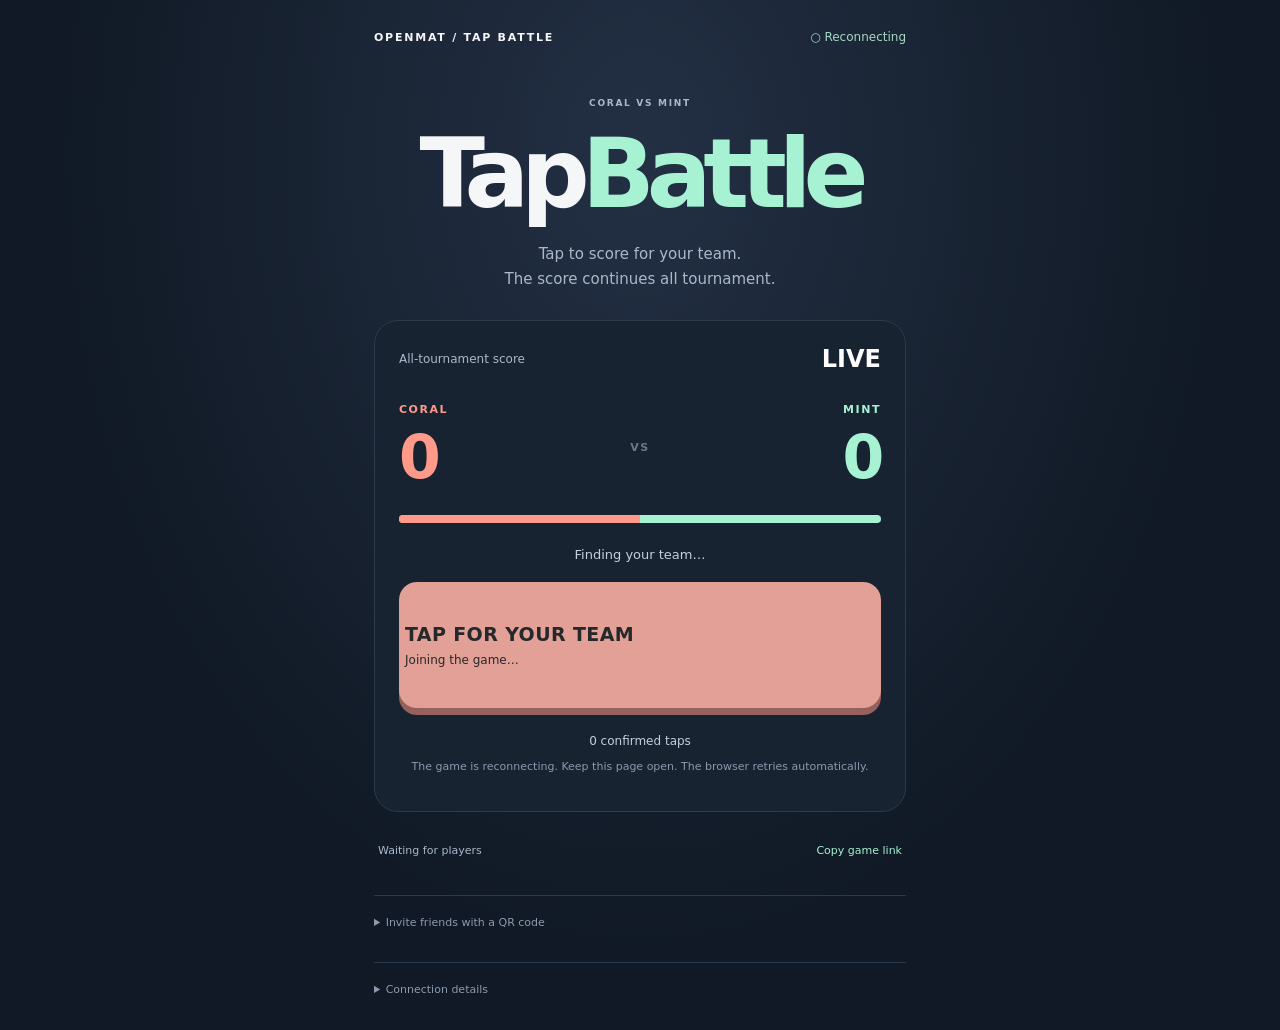
<file: game/index.html>
<!doctype html>
<html lang="en">
<head>
  <meta charset="UTF-8"><meta name="viewport" content="width=device-width,initial-scale=1">
  <meta name="theme-color" content="#101925"><title>Tap Battle · OpenMat</title>
  <script type="module" crossorigin src="./assets/game-kylNZwBm.js"></script>
  <link rel="stylesheet" crossorigin href="./assets/game-DwPEqC9A.css">
</head>
<body><main id="game"></main></body>
</html>
</file>
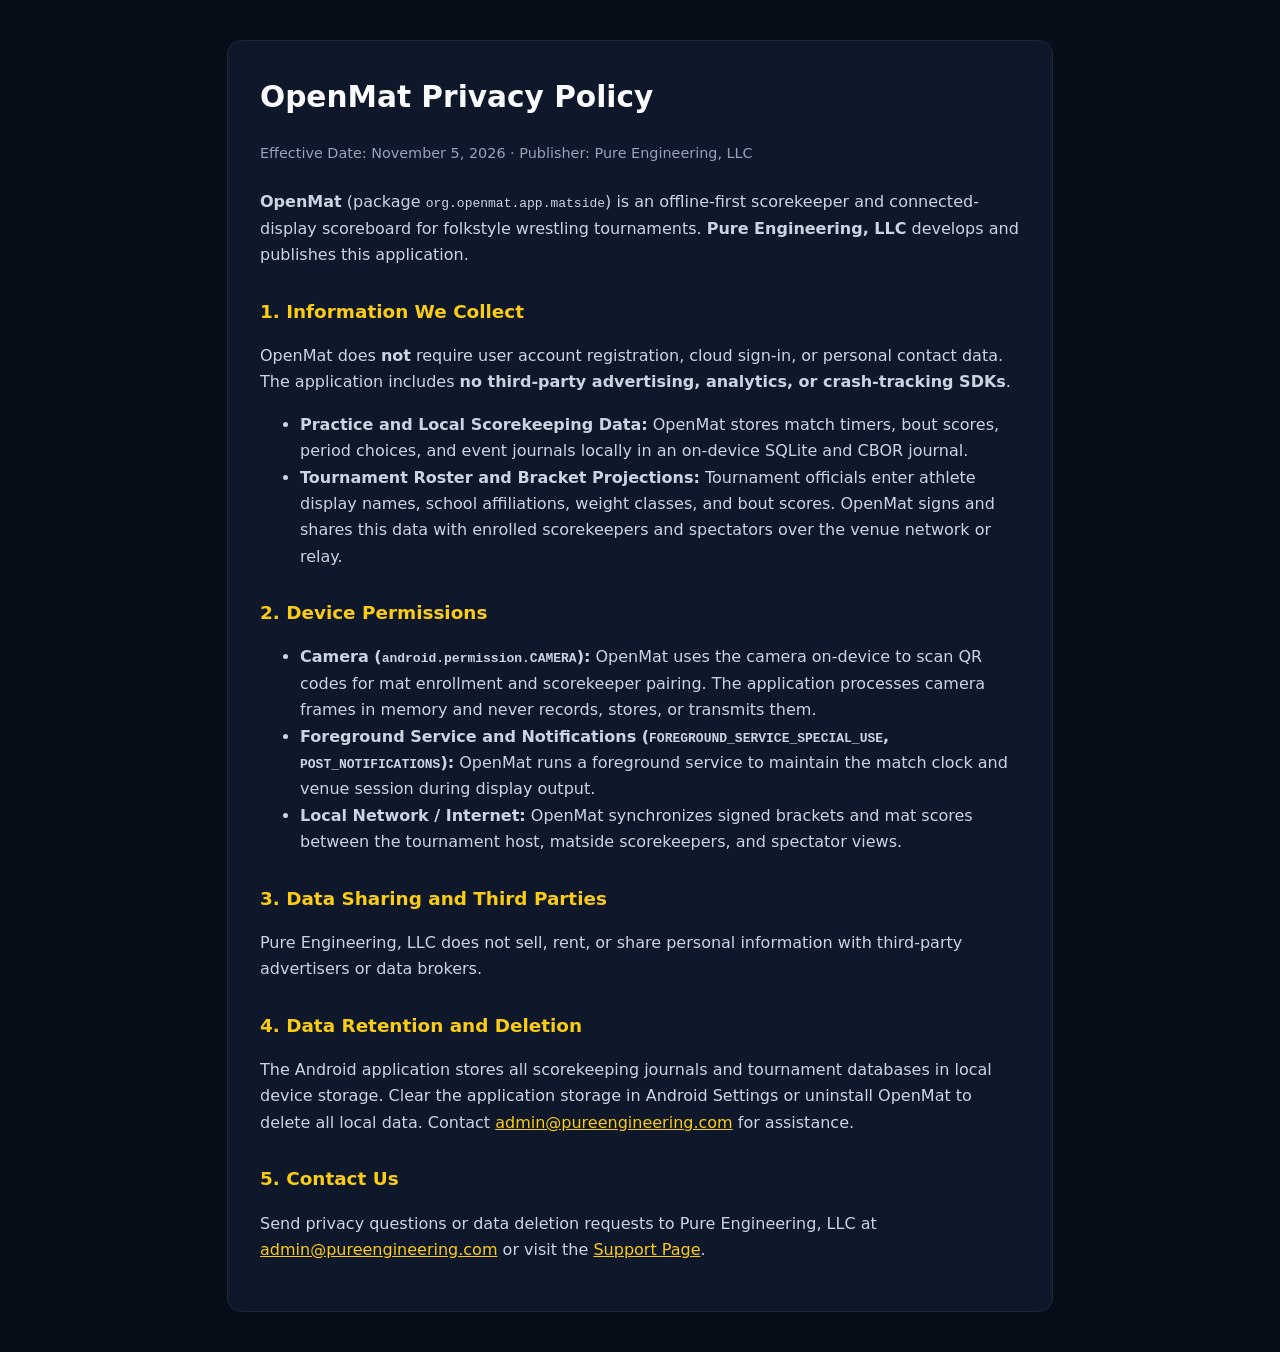
<file: privacy/index.html>
<!DOCTYPE html>
<html lang="en">
<head>
  <meta charset="utf-8" />
  <meta name="viewport" content="width=device-width, initial-scale=1" />
  <title>OpenMat — Privacy Policy</title>
  <style>
    :root {
      color-scheme: dark;
      --bg: #080d1a;
      --card: #0f172a;
      --border: #1e293b;
      --text: #f8fafc;
      --muted: #94a3b8;
      --accent: #facc15;
    }
    body {
      margin: 0;
      font-family: system-ui, -apple-system, BlinkMacSystemFont, "Segoe UI", Roboto, sans-serif;
      background: var(--bg);
      color: var(--text);
      line-height: 1.65;
      padding: 2.5rem 1.25rem;
    }
    main {
      max-width: 760px;
      margin: 0 auto;
      background: var(--card);
      border: 1px solid var(--border);
      border-radius: 14px;
      padding: 2rem;
    }
    h1 { margin-top: 0; font-size: 1.85rem; }
    h2 { color: var(--accent); font-size: 1.15rem; margin-top: 1.75rem; }
    p, li { color: #cbd5e1; }
    a { color: var(--accent); }
    .meta { color: var(--muted); font-size: 0.9rem; margin-bottom: 1.5rem; }
  </style>
</head>
<body>
  <main>
    <h1>OpenMat Privacy Policy</h1>
    <p class="meta">Effective Date: November 5, 2026 · Publisher: Pure Engineering, LLC</p>

    <p>
      <strong>OpenMat</strong> (package <code>org.openmat.app.matside</code>) is an offline-first
      scorekeeper and connected-display scoreboard for folkstyle wrestling tournaments.
      <strong>Pure Engineering, LLC</strong> develops and publishes this application.
    </p>

    <h2>1. Information We Collect</h2>
    <p>
      OpenMat does <strong>not</strong> require user account registration, cloud sign-in, or
      personal contact data. The application includes <strong>no third-party advertising,
      analytics, or crash-tracking SDKs</strong>.
    </p>
    <ul>
      <li><strong>Practice and Local Scorekeeping Data:</strong> OpenMat stores match timers, bout scores, period choices, and event journals locally in an on-device SQLite and CBOR journal.</li>
      <li><strong>Tournament Roster and Bracket Projections:</strong> Tournament officials enter athlete display names, school affiliations, weight classes, and bout scores. OpenMat signs and shares this data with enrolled scorekeepers and spectators over the venue network or relay.</li>
    </ul>

    <h2>2. Device Permissions</h2>
    <ul>
      <li><strong>Camera (<code>android.permission.CAMERA</code>):</strong> OpenMat uses the camera on-device to scan QR codes for mat enrollment and scorekeeper pairing. The application processes camera frames in memory and never records, stores, or transmits them.</li>
      <li><strong>Foreground Service and Notifications (<code>FOREGROUND_SERVICE_SPECIAL_USE</code>, <code>POST_NOTIFICATIONS</code>):</strong> OpenMat runs a foreground service to maintain the match clock and venue session during display output.</li>
      <li><strong>Local Network / Internet:</strong> OpenMat synchronizes signed brackets and mat scores between the tournament host, matside scorekeepers, and spectator views.</li>
    </ul>

    <h2>3. Data Sharing and Third Parties</h2>
    <p>
      Pure Engineering, LLC does not sell, rent, or share personal information with third-party
      advertisers or data brokers.
    </p>

    <h2>4. Data Retention and Deletion</h2>
    <p>
      The Android application stores all scorekeeping journals and tournament databases in local
      device storage. Clear the application storage in Android Settings or uninstall OpenMat to
      delete all local data. Contact
      <a href="mailto:admin@pureengineering.com">admin@pureengineering.com</a> for assistance.
    </p>

    <h2>5. Contact Us</h2>
    <p>
      Send privacy questions or data deletion requests to Pure Engineering, LLC at
      <a href="mailto:admin@pureengineering.com">admin@pureengineering.com</a> or visit the
      <a href="./support.html">Support Page</a>.
    </p>
  </main>
</body>
</html>
</file>
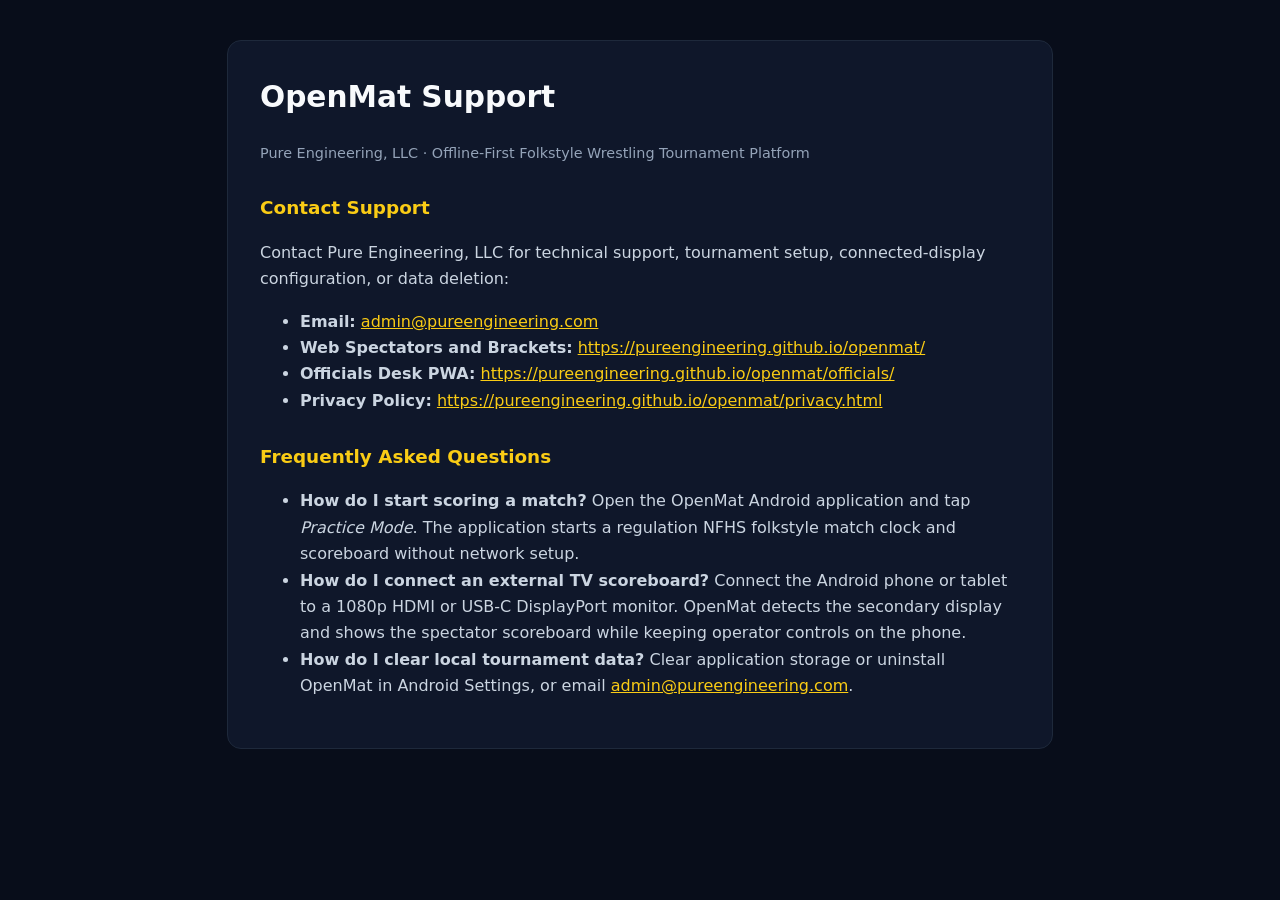
<file: support/index.html>
<!DOCTYPE html>
<html lang="en">
<head>
  <meta charset="utf-8" />
  <meta name="viewport" content="width=device-width, initial-scale=1" />
  <title>OpenMat — Support</title>
  <style>
    :root {
      color-scheme: dark;
      --bg: #080d1a;
      --card: #0f172a;
      --border: #1e293b;
      --text: #f8fafc;
      --muted: #94a3b8;
      --accent: #facc15;
    }
    body {
      margin: 0;
      font-family: system-ui, -apple-system, BlinkMacSystemFont, "Segoe UI", Roboto, sans-serif;
      background: var(--bg);
      color: var(--text);
      line-height: 1.65;
      padding: 2.5rem 1.25rem;
    }
    main {
      max-width: 760px;
      margin: 0 auto;
      background: var(--card);
      border: 1px solid var(--border);
      border-radius: 14px;
      padding: 2rem;
    }
    h1 { margin-top: 0; font-size: 1.85rem; }
    h2 { color: var(--accent); font-size: 1.15rem; margin-top: 1.75rem; }
    p, li { color: #cbd5e1; }
    a { color: var(--accent); }
    .meta { color: var(--muted); font-size: 0.9rem; margin-bottom: 1.5rem; }
  </style>
</head>
<body>
  <main>
    <h1>OpenMat Support</h1>
    <p class="meta">Pure Engineering, LLC · Offline-First Folkstyle Wrestling Tournament Platform</p>

    <h2>Contact Support</h2>
    <p>
      Contact Pure Engineering, LLC for technical support, tournament setup, connected-display
      configuration, or data deletion:
    </p>
    <ul>
      <li><strong>Email:</strong> <a href="mailto:admin@pureengineering.com">admin@pureengineering.com</a></li>
      <li><strong>Web Spectators and Brackets:</strong> <a href="https://pureengineering.github.io/openmat/">https://pureengineering.github.io/openmat/</a></li>
      <li><strong>Officials Desk PWA:</strong> <a href="https://pureengineering.github.io/openmat/officials/">https://pureengineering.github.io/openmat/officials/</a></li>
      <li><strong>Privacy Policy:</strong> <a href="./privacy.html">https://pureengineering.github.io/openmat/privacy.html</a></li>
    </ul>

    <h2>Frequently Asked Questions</h2>
    <ul>
      <li><strong>How do I start scoring a match?</strong> Open the OpenMat Android application and tap <em>Practice Mode</em>. The application starts a regulation NFHS folkstyle match clock and scoreboard without network setup.</li>
      <li><strong>How do I connect an external TV scoreboard?</strong> Connect the Android phone or tablet to a 1080p HDMI or USB-C DisplayPort monitor. OpenMat detects the secondary display and shows the spectator scoreboard while keeping operator controls on the phone.</li>
      <li><strong>How do I clear local tournament data?</strong> Clear application storage or uninstall OpenMat in Android Settings, or email <a href="mailto:admin@pureengineering.com">admin@pureengineering.com</a>.</li>
    </ul>
  </main>
</body>
</html>
</file>
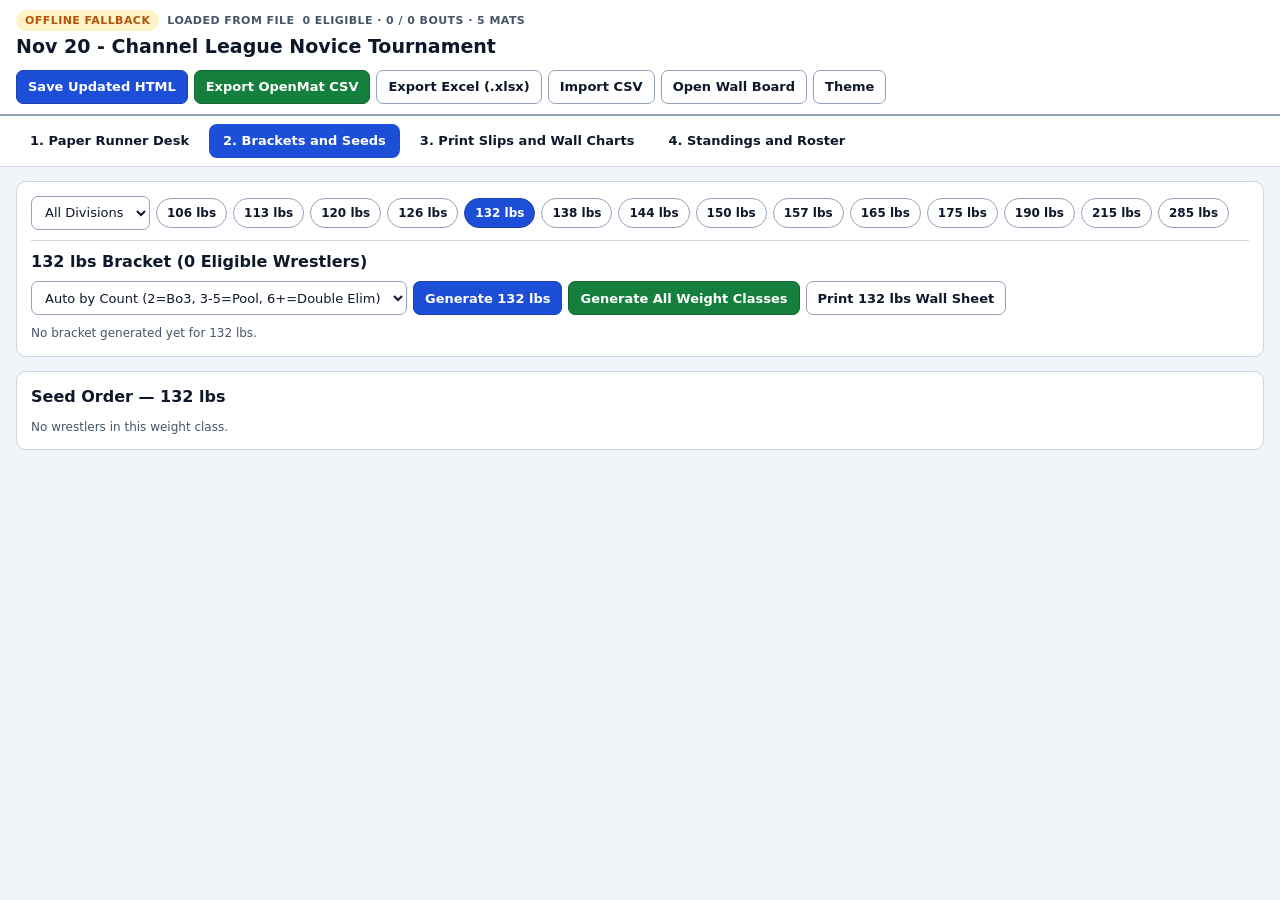
<file: officials/emergency-fallback.html>
<!DOCTYPE html>
<html lang="en" data-theme="light">
<head>
  <meta charset="utf-8">
  <meta name="viewport" content="width=device-width, initial-scale=1.0">
  <title>Nov 20 - Channel League Novice Tournament - Offline Emergency Fallback</title>
  <style id="openmat-fallback-styles">
:root,
[data-theme="light"] {
  --bg-page: #f1f5f9;
  --bg-surface: #ffffff;
  --bg-inset: #e2e8f0;
  --text-primary: #0f172a;
  --text-secondary: #334155;
  --text-muted: #475569;
  --border-subtle: #cbd5e1;
  --border-strong: #94a3b8;
  --accent-primary: #1d4ed8;
  --accent-hover: #1e40af;
  --status-ok: #15803d;
  --status-ok-bg: #dcfce7;
  --status-warn: #b45309;
  --status-warn-bg: #fef3c7;
  --status-err: #b91c1c;
  --status-err-bg: #fee2e2;
  --corner-red: #b91c1c;
  --corner-red-bg: #fee2e2;
  --corner-green: #15803d;
  --corner-green-bg: #dcfce7;
}
[data-theme="dark"] {
  --bg-page: #0b1120;
  --bg-surface: #111827;
  --bg-inset: #1e293b;
  --text-primary: #f8fafc;
  --text-secondary: #cbd5e1;
  --text-muted: #94a3b8;
  --border-subtle: #334155;
  --border-strong: #475569;
  --accent-primary: #3b82f6;
  --accent-hover: #2563eb;
  --status-ok: #4ade80;
  --status-ok-bg: rgba(22, 101, 52, 0.35);
  --status-warn: #fbbf24;
  --status-warn-bg: rgba(180, 83, 9, 0.35);
  --status-err: #f87171;
  --status-err-bg: rgba(185, 28, 28, 0.35);
  --corner-red: #fca5a5;
  --corner-red-bg: rgba(185, 28, 28, 0.32);
  --corner-green: #86efac;
  --corner-green-bg: rgba(21, 128, 61, 0.32);
}
* { box-sizing: border-box; }
body {
  margin: 0;
  font-family: system-ui, -apple-system, BlinkMacSystemFont, "Segoe UI", Roboto, sans-serif;
  background: var(--bg-page);
  color: var(--text-primary);
  line-height: 1.4;
}
button, input, select {
  font-family: inherit;
  font-size: 13px;
}
button {
  min-height: 34px;
  padding: 5px 11px;
  border-radius: 7px;
  border: 1px solid var(--border-strong);
  background: var(--bg-surface);
  color: var(--text-primary);
  font-weight: 700;
  cursor: pointer;
}
button:hover:not(:disabled) { filter: brightness(0.96); }
button:disabled { opacity: 0.5; cursor: not-allowed; }
button:focus-visible, input:focus-visible, select:focus-visible {
  outline: 2px solid var(--accent-primary);
  outline-offset: 2px;
}
.btn-primary { background: var(--accent-primary); border-color: var(--accent-hover); color: #ffffff; }
.btn-ok { background: #15803d; border-color: #166534; color: #ffffff; }
.btn-warn { background: #d97706; border-color: #b45309; color: #ffffff; }
.btn-danger { background: #dc2626; border-color: #b91c1c; color: #ffffff; }
input, select {
  min-height: 34px;
  padding: 5px 9px;
  border-radius: 7px;
  border: 1px solid var(--border-strong);
  background: var(--bg-surface);
  color: var(--text-primary);
}
.topbar {
  background: var(--bg-surface);
  border-bottom: 2px solid var(--border-strong);
  padding: 10px 16px;
  display: flex;
  flex-wrap: wrap;
  justify-content: space-between;
  align-items: center;
  gap: 10px;
}
.topbar h1 { margin: 2px 0 0; font-size: 19px; }
.eyebrow {
  display: flex;
  flex-wrap: wrap;
  align-items: center;
  gap: 8px;
  font-size: 11px;
  font-weight: 800;
  text-transform: uppercase;
  letter-spacing: 0.04em;
  color: var(--text-muted);
}
.pill {
  display: inline-flex;
  align-items: center;
  gap: 5px;
  padding: 3px 9px;
  border-radius: 999px;
  font-size: 11px;
  font-weight: 800;
}
.pill.ok { background: var(--status-ok-bg); color: var(--status-ok); }
.pill.warn { background: var(--status-warn-bg); color: var(--status-warn); }
.pill.err { background: var(--status-err-bg); color: var(--status-err); }
.topbar-actions { display: flex; flex-wrap: wrap; gap: 6px; align-items: center; }
.tabbar {
  display: flex;
  flex-wrap: wrap;
  gap: 6px;
  padding: 8px 16px;
  background: var(--bg-surface);
  border-bottom: 1px solid var(--border-subtle);
}
.tab-btn {
  border-radius: 8px;
  padding: 7px 13px;
  background: transparent;
  border: 1px solid transparent;
}
.tab-btn[aria-selected="true"] {
  background: var(--accent-primary);
  color: #ffffff;
}
main { max-width: 1480px; margin: 0 auto; padding: 14px 16px 40px; display: grid; gap: 14px; }
.card {
  background: var(--bg-surface);
  border: 1px solid var(--border-subtle);
  border-radius: 10px;
  padding: 14px;
}
.card-head {
  display: flex;
  flex-wrap: wrap;
  justify-content: space-between;
  align-items: center;
  gap: 8px;
  margin-bottom: 10px;
}
.card-head h2 { margin: 0; font-size: 16px; }
.sub { margin: 2px 0 0; font-size: 12px; color: var(--text-muted); }
.toast {
  padding: 9px 14px;
  border-radius: 8px;
  font-size: 13px;
  font-weight: 700;
  display: flex;
  justify-content: space-between;
  align-items: center;
  gap: 10px;
}
.toast.ok { background: var(--status-ok-bg); color: var(--status-ok); border: 1px solid var(--status-ok); }
.toast.err { background: var(--status-err-bg); color: var(--status-err); border: 1px solid var(--status-err); }
.mats-grid {
  display: grid;
  grid-template-columns: repeat(auto-fill, minmax(330px, 1fr));
  gap: 12px;
}
.mat-card {
  background: var(--bg-surface);
  border: 2px solid var(--border-strong);
  border-radius: 10px;
  padding: 12px;
  display: grid;
  gap: 8px;
  align-content: start;
}
.corner-row {
  display: flex;
  justify-content: space-between;
  align-items: center;
  gap: 8px;
  padding: 6px 8px;
  border-radius: 6px;
  font-weight: 700;
}
.corner-row.red { background: var(--corner-red-bg); color: var(--corner-red); }
.corner-row.green { background: var(--corner-green-bg); color: var(--corner-green); }
.corner-tag {
  display: inline-block;
  min-width: 20px;
  text-align: center;
  padding: 1px 5px;
  border-radius: 4px;
  font-size: 11px;
  font-weight: 900;
  color: #ffffff;
  margin-right: 5px;
}
.corner-tag.red { background: #dc2626; }
.corner-tag.green { background: #16a34a; }
.slip-form {
  background: var(--bg-inset);
  border-radius: 8px;
  padding: 8px;
  display: grid;
  gap: 6px;
}
.queue-row {
  border: 1px solid var(--border-subtle);
  border-radius: 7px;
  padding: 7px 9px;
  font-size: 12px;
  display: grid;
  gap: 4px;
}
table { width: 100%; border-collapse: collapse; font-size: 13px; }
th, td {
  padding: 7px 8px;
  border-bottom: 1px solid var(--border-subtle);
  text-align: left;
  vertical-align: middle;
}
th {
  font-size: 11px;
  text-transform: uppercase;
  letter-spacing: 0.04em;
  color: var(--text-muted);
  background: var(--bg-inset);
}
.num { text-align: right; }
.filter-bar { display: flex; flex-wrap: wrap; gap: 6px; align-items: center; }
.pill-btn { min-height: 30px; padding: 3px 10px; border-radius: 999px; font-size: 12px; }
.pill-btn.active { background: var(--accent-primary); color: #ffffff; border-color: var(--accent-hover); }
.bracket-cols { display: flex; gap: 14px; overflow-x: auto; padding-bottom: 8px; align-items: stretch; }
.bracket-col { min-width: 255px; flex: 1; display: flex; flex-direction: column; gap: 10px; }
.bracket-node {
  border: 1px solid var(--border-strong);
  border-radius: 8px;
  padding: 8px;
  background: var(--bg-surface);
  display: grid;
  gap: 5px;
  font-size: 12px;
}
dialog {
  border: 2px solid var(--border-strong);
  border-radius: 12px;
  padding: 18px;
  max-width: 520px;
  width: calc(100% - 24px);
  background: var(--bg-surface);
  color: var(--text-primary);
}
dialog::backdrop { background: rgba(15, 23, 42, 0.6); }

/* Printable Runner Slips and Wall Brackets */
.print-slips-grid {
  display: grid;
  grid-template-columns: repeat(2, 1fr);
  gap: 12px;
}
.runner-slip {
  border: 2px solid #0f172a;
  border-radius: 8px;
  padding: 10px 12px;
  background: #ffffff;
  color: #0f172a;
  break-inside: avoid;
  page-break-inside: avoid;
  display: grid;
  gap: 6px;
  font-size: 12px;
}
.runner-slip-head {
  display: flex;
  justify-content: space-between;
  align-items: center;
  border-bottom: 2px solid #0f172a;
  padding-bottom: 4px;
  font-weight: 900;
  font-size: 14px;
}
.runner-slip-corner {
  border: 1px solid #334155;
  border-radius: 5px;
  padding: 6px 8px;
  display: flex;
  justify-content: space-between;
  align-items: center;
  font-weight: 700;
}
.runner-box {
  display: inline-block;
  min-width: 48px;
  height: 22px;
  border: 1.5px solid #0f172a;
  border-radius: 3px;
  vertical-align: middle;
}
.wall-bracket-sheet {
  background: #ffffff;
  color: #0f172a;
  border: 1px solid #94a3b8;
  border-radius: 8px;
  padding: 14px;
  margin-bottom: 16px;
  break-inside: avoid;
}
#print-only-container { display: none; }
@media print {
  body { background: #ffffff !important; color: #000000 !important; }
  .topbar, .tabbar, main, dialog { display: none !important; }
  #print-only-container {
    display: block !important;
    padding: 0;
    margin: 0;
  }
  .wall-page-break { break-after: page; page-break-after: always; }
}
</style>
</head>
<body>
  <header class="topbar">
    <div>
      <div class="eyebrow">
        <span class="pill warn" id="hdr-mode-pill">OFFLINE FALLBACK</span>
        <span id="hdr-save-status">Saved in browser</span>
        <span id="hdr-progress-summary">0 / 0 Bouts</span>
      </div>
      <h1 id="hdr-tournament-title">Nov 20 - Channel League Novice Tournament</h1>
    </div>
    <div class="topbar-actions">
      <button type="button" class="btn-primary" id="btn-save-html" title="Download an updated single-file HTML checkpoint for USB or laptop backup">Save Updated HTML</button>
      <button type="button" class="btn-ok" id="btn-export-csv" title="Download an OpenMat backup CSV to restore results into Officials Console">Export OpenMat CSV</button>
      <button type="button" id="btn-export-xlsx" title="Download a multi-sheet Excel workbook with bracket and team formulas">Export Excel (.xlsx)</button>
      <label for="input-import-csv" style="display:inline-flex;align-items:center;min-height:34px;padding:5px 11px;border-radius:7px;border:1px solid var(--border-strong);background:var(--bg-surface);font-size:13px;font-weight:700;cursor:pointer;">Import CSV</label>
      <input id="input-import-csv" type="file" accept=".csv,text/csv" style="display:none" />
      <button type="button" id="btn-open-wallboard" title="Open a local second-screen scoreboard window for an HDMI TV or projector">Open Wall Board</button>
      <button type="button" id="btn-toggle-theme" title="Toggle daylight or dark display">Theme</button>
    </div>
  </header>

  <nav class="tabbar" role="tablist" aria-label="Emergency tournament views">
    <button type="button" role="tab" class="tab-btn" id="tab-btn-desk" data-tab="desk" aria-selected="true">1. Paper Runner Desk</button>
    <button type="button" role="tab" class="tab-btn" id="tab-btn-brackets" data-tab="brackets" aria-selected="false">2. Brackets and Seeds</button>
    <button type="button" role="tab" class="tab-btn" id="tab-btn-print" data-tab="print" aria-selected="false">3. Print Slips and Wall Charts</button>
    <button type="button" role="tab" class="tab-btn" id="tab-btn-standings" data-tab="standings" aria-selected="false">4. Standings and Roster</button>
  </nav>

  <main id="fallback-main">
    <section class="card" aria-label="Emergency fallback instructions">
      <h2>Single-Laptop Paper Runner Mode</h2>
      <p class="sub">Start Practice Mode on each mat device. Print bout slips and record paper runner results on this laptop without internet.</p>
    </section>
  </main>

  <section id="print-only-container" aria-label="Printable tournament output"></section>

  <dialog id="fallback-correction-dialog" aria-label="Correct or reopen bout result"></dialog>
  <template id="openmat-shell-template">
  <header class="topbar">
    <div>
      <div class="eyebrow">
        <span class="pill warn" id="hdr-mode-pill">OFFLINE FALLBACK</span>
        <span id="hdr-save-status">Saved in browser</span>
        <span id="hdr-progress-summary">0 / 0 Bouts</span>
      </div>
      <h1 id="hdr-tournament-title">Nov 20 - Channel League Novice Tournament</h1>
    </div>
    <div class="topbar-actions">
      <button type="button" class="btn-primary" id="btn-save-html" title="Download an updated single-file HTML checkpoint for USB or laptop backup">Save Updated HTML</button>
      <button type="button" class="btn-ok" id="btn-export-csv" title="Download an OpenMat backup CSV to restore results into Officials Console">Export OpenMat CSV</button>
      <button type="button" id="btn-export-xlsx" title="Download a multi-sheet Excel workbook with bracket and team formulas">Export Excel (.xlsx)</button>
      <label for="input-import-csv" style="display:inline-flex;align-items:center;min-height:34px;padding:5px 11px;border-radius:7px;border:1px solid var(--border-strong);background:var(--bg-surface);font-size:13px;font-weight:700;cursor:pointer;">Import CSV</label>
      <input id="input-import-csv" type="file" accept=".csv,text/csv" style="display:none" />
      <button type="button" id="btn-open-wallboard" title="Open a local second-screen scoreboard window for an HDMI TV or projector">Open Wall Board</button>
      <button type="button" id="btn-toggle-theme" title="Toggle daylight or dark display">Theme</button>
    </div>
  </header>

  <nav class="tabbar" role="tablist" aria-label="Emergency tournament views">
    <button type="button" role="tab" class="tab-btn" id="tab-btn-desk" data-tab="desk" aria-selected="true">1. Paper Runner Desk</button>
    <button type="button" role="tab" class="tab-btn" id="tab-btn-brackets" data-tab="brackets" aria-selected="false">2. Brackets and Seeds</button>
    <button type="button" role="tab" class="tab-btn" id="tab-btn-print" data-tab="print" aria-selected="false">3. Print Slips and Wall Charts</button>
    <button type="button" role="tab" class="tab-btn" id="tab-btn-standings" data-tab="standings" aria-selected="false">4. Standings and Roster</button>
  </nav>

  <main id="fallback-main">
    <section class="card" aria-label="Emergency fallback instructions">
      <h2>Single-Laptop Paper Runner Mode</h2>
      <p class="sub">Start Practice Mode on each mat device. Print bout slips and record paper runner results on this laptop without internet.</p>
    </section>
  </main>

  <section id="print-only-container" aria-label="Printable tournament output"></section>

  <dialog id="fallback-correction-dialog" aria-label="Correct or reopen bout result"></dialog>
  </template>
  <script id="openmat-fallback-state" type="application/json">{"version":1,"revision":1,"updated_at_ms":0,"tournament_id":"channel-league-novice-2026-11-20","tournament_name":"Nov 20 - Channel League Novice Tournament","event_date":"2026-11-20","venue":"Channel League Main Gymnasium","rules_version":"NFHS-2026-27-NOVICE-1-2-2","mat_count":5,"growth_allowance_tenths":20,"consecutive_day_allowance_tenths":0,"required_rest_ms":1800000,"bracket_frozen_by_class":[],"athletes":[],"bouts":[],"weigh_ins":{},"medicals":{}}</script>
  <script id="openmat-fallback-runtime">(function () {
  "use strict";

  var NOVICE_RULESET = "NFHS-2026-27-NOVICE-1-2-2";
  var VARSITY_RULESET = "NFHS-2026-27-v1";
  var PRESET_SCHOOLS = [{"teamId":"SBHS","teamName":"Santa Barbara High School"},{"teamId":"DPHS","teamName":"Dos Pueblos High School"},{"teamId":"SMHS","teamName":"San Marcos High School"},{"teamId":"VHS","teamName":"Ventura High School"},{"teamId":"BHS","teamName":"Buena High School"},{"teamId":"OHS","teamName":"Oxnard High School"},{"teamId":"PHS","teamName":"Pacifica High School"},{"teamId":"RMHS","teamName":"Rio Mesa High School"}];
  var STAGE_LABELS = {"1":"Expected","2":"Arrived","3":"Weigh-In Pending","4":"Medical Pending","5":"Eligible","6":"Withdrawn","7":"Scratched"};
  var BOYS_WEIGHTS = ["106","113","120","126","132","138","144","150","157","165","175","190","215","285"];
  var GIRLS_WEIGHTS = ["100","107","114","120","126","132","138","145","152","165","175","185","205","235"];
  var ALL_WEIGHTS = ["100","106","107","113","114","120","126","132","138","144","145","150","152","157","165","175","185","190","205","215","235","285"];
  var DIVISIONS = ["NOVICE","JV","VARSITY","GIRLS","BOYS","U16","U18"];
  var WIN_TYPES = ["FALL","TF","MD","DEC","FORFEIT","INJURY_DEFAULT","DQ"];
  var PAPER_MARGINS = {"DEC":{"min":1,"max":7,"message":"For a decision, the winner must lead by 1 to 7 points."},"MD":{"min":8,"max":14,"message":"For a major decision, the winner must lead by 8 to 14 points."},"TF":{"min":15,"message":"For a technical fall, the winner must lead by at least 15 points."}};
  var computeByeAdvancement = function computeByeAdvancement(bouts, completedWinner) {
  const brackets = /* @__PURE__ */ new Map();
  for (const bout of bouts) {
    const bracketId = bout.bracket_id || JSON.stringify([bout.division_id?.toUpperCase() || "VARSITY", bout.weight_class_id]);
    const bracket = brackets.get(bracketId) ?? /* @__PURE__ */ new Map();
    bracket.set(bout.match_id, bout);
    brackets.set(bracketId, bracket);
  }
  const credits = /* @__PURE__ */ new Map();
  for (const bracket of brackets.values()) {
    const byes = /* @__PURE__ */ new Map();
    const rounds = /* @__PURE__ */ new Map();
    for (const bout of bracket.values()) {
      if (bout.is_bye || bout.win_type?.toUpperCase() === "BYE") {
        const winner = completedWinner(bout);
        const soleEntrant = bout.red_athlete_id && bout.green_athlete_id ? "" : bout.red_athlete_id || bout.green_athlete_id;
        byes.set(bout, !bout.is_true_second_challenge && !bout.loser_athlete_id && winner === soleEntrant ? winner : "");
      } else {
        const key = `${bout.is_consolation}:${bout.round_index}`;
        const round = rounds.get(key) ?? { bouts: [], wrestled: false };
        round.bouts.push(bout);
        if (bout.red_athlete_id && bout.green_athlete_id && completedWinner(bout) && !["FF", "FORFEIT", "MEDICAL_FORFEIT"].includes(bout.win_type?.toUpperCase())) {
          round.wrestled = true;
        }
        rounds.set(key, round);
      }
    }
    for (const [bye, recipient] of byes) {
      if (!recipient || bye.format === "ROUND_ROBIN_POOL" || bye.format === "BEST_OF_THREE") continue;
      const round = rounds.get(`${bye.is_consolation}:${bye.round_index}`);
      if (!round) continue;
      const visited = /* @__PURE__ */ new Set([bye.match_id]);
      let next = bracket.get(bye.winner_next_match_id);
      while (next && byes.get(next) === recipient && next.is_consolation === bye.is_consolation && !visited.has(next.match_id)) {
        visited.add(next.match_id);
        next = bracket.get(next.winner_next_match_id);
      }
      if (!next || byes.has(next) || next.is_consolation !== bye.is_consolation || next.red_athlete_id !== recipient && next.green_athlete_id !== recipient) continue;
      const credit = credits.get(next.match_id) ?? { earnedPoints: 0, conditions: [] };
      const points = bye.is_consolation ? 1 : 2;
      const corner = next.red_athlete_id === recipient ? "R" : "G";
      credit.conditions.push({ corner, points, roundBouts: round.bouts });
      if (round.wrestled && next.red_athlete_id && next.green_athlete_id && completedWinner(next) === recipient) {
        credit.earnedPoints += points;
      }
      credits.set(next.match_id, credit);
    }
  }
  return credits;
};
  var byeAdvancementFormula = function byeAdvancementFormula(conditions, rowById, row, winnerColumn, typeColumn) {
  return conditions.map(({ corner, points, roundBouts }) => {
    const wrestled = roundBouts.map((bout) => {
      const peer = rowById.get(bout.match_id);
      const result = typeColumn + peer;
      const winner = winnerColumn + peer;
      return `AND(OR(${winner}="R",${winner}="G"),${result}<>"FF",${result}<>"FORFEIT",${result}<>"MEDICAL_FORFEIT",${result}<>"BYE")`;
    });
    return `+IF(AND(${winnerColumn}${row}="${corner}",OR(${wrestled.join(",")})),${points},0)`;
  }).join("");
};
  var completedBoutTeamPoints = function completedBoutTeamPoints(bout, byePoints) {
  const adv = bout.is_consolation ? 1 : 2;
  const wt = (bout.win_type || "DEC").toUpperCase();
  const bonus = wt === "FALL" || wt === "PIN" || wt === "FORFEIT" || wt === "FF" || wt === "INJURY_DEFAULT" || wt === "DQ" ? 2 : wt === "TF" ? 1.5 : wt === "MD" ? 1 : 0;
  const place = bout.is_placement_bout && bout.placement_rank === 1 ? 16 : bout.is_placement_bout && bout.placement_rank === 3 ? 9 : 0;
  return adv + byePoints + bonus + place;
};

  function byeAdvancement() {
    return computeByeAdvancement(state.bouts || [], function (b) {
      return isBoutDone(b) ? b.winner_athlete_id : "";
    });
  }

  var Lifecycle = {
    PendingUpstream: 1,
    Assigned: 2,
    Ready: 3,
    InProgress: 4,
    EndedLocal: 5,
    LocallyConfirmed: 6,
    ResultAccepted: 7
  };

  var Format = {
    AutoByCount: "AUTO_BY_COUNT",
    BestOfThree: "BEST_OF_THREE",
    DoubleElimCrossover: "DOUBLE_ELIM_CROSSOVER",
    RoundRobinPool: "ROUND_ROBIN_POOL",
    PoolToBracket: "POOL_TO_BRACKET",
    TeamDual: "TEAM_DUAL",
    TrueSecondChallenge: "TRUE_SECOND_CHALLENGE"
  };

  function esc(str) {
    return String(str == null ? "" : str)
      .replace(/&/g, "&amp;")
      .replace(/</g, "&lt;")
      .replace(/>/g, "&gt;")
      .replace(/"/g, "&quot;");
  }

  function safeScriptJson(val) {
    return JSON.stringify(val)
      .replace(/</g, "\\u003c")
      .replace(/>/g, "\\u003e")
      .replace(/&/g, "\\u0026");
  }

  function cloneObj(val) {
    return JSON.parse(JSON.stringify(val));
  }

  function weightsForDivision(div) {
    var up = String(div || "").trim().toUpperCase();
    if (up === "ALL") return ALL_WEIGHTS;
    if (up.indexOf("GIRL") >= 0 || up.indexOf("FEMALE") >= 0 || up === "F" || up === "W") return GIRLS_WEIGHTS;
    return BOYS_WEIGHTS;
  }

  function period1MsForRules(rulesVersion) {
    return rulesVersion === NOVICE_RULESET ? 60000 : 120000;
  }

  function isBoutDone(b) {
    if (!b) return false;
    if (b.is_bye) return b.lifecycle === Lifecycle.ResultAccepted;
    return Boolean(b.winner_athlete_id) && (
      b.lifecycle === Lifecycle.EndedLocal ||
      b.lifecycle === Lifecycle.LocallyConfirmed ||
      b.lifecycle === Lifecycle.ResultAccepted
    );
  }

  // Load embedded state and reconcile with localStorage by revision
  var stateEl = document.getElementById("openmat-fallback-state");
  var embeddedState = JSON.parse(stateEl ? stateEl.textContent : "{}");
  var state = cloneObj(embeddedState);
  var storageAvailable = false;
  var dirtySinceFileExport = false;
  var lastSavedLabel = "Loaded from file";

  function storageKeyFor(tournamentId) {
    return "openmat_emergency_fallback_v1:" + (tournamentId || "default");
  }

  try {
    var testKey = "__openmat_fallback_probe__";
    window.localStorage.setItem(testKey, "1");
    window.localStorage.removeItem(testKey);
    storageAvailable = true;
  } catch (_err) {
    storageAvailable = false;
  }

  if (storageAvailable && state.tournament_id) {
    try {
      var rawSaved = window.localStorage.getItem(storageKeyFor(state.tournament_id));
      if (rawSaved) {
        var parsedSaved = JSON.parse(rawSaved);
        if (
          parsedSaved &&
          parsedSaved.tournament_id === state.tournament_id &&
          ((parsedSaved.revision || 0) > (state.revision || 0) ||
            ((parsedSaved.revision || 0) === (state.revision || 0) &&
              (parsedSaved.updated_at_ms || 0) > (state.updated_at_ms || 0)))
        ) {
          state = parsedSaved;
          lastSavedLabel = "Restored newer browser auto-save (rev " + state.revision + ")";
        }
      }
    } catch (_err2) {}
  }

  // UI view state
  var ui = {
    tab: (state.bouts && state.bouts.length > 0) ? "desk" : "brackets",
    theme: "light",
    toastMsg: "",
    toastKind: "ok",
    deskSearch: "",
    deskFilter: "OPEN",
    selectedDivision: "ALL",
    selectedWeight: "",
    selectedFormat: Format.AutoByCount,
    printMode: "staged-slips",
    printRound: 1,
    rosterSearch: "",
    walkupName: "",
    walkupTeamId: PRESET_SCHOOLS[0] ? PRESET_SCHOOLS[0].teamId : "SBHS",
    walkupTeamName: PRESET_SCHOOLS[0] ? PRESET_SCHOOLS[0].teamName : "Santa Barbara High School",
    walkupDivision: state.athletes && state.athletes[0] ? state.athletes[0].division_id : "NOVICE",
    walkupWeight: "132",
    walkupSeed: 1,
    slipInputs: {},
    correctionMatchId: "",
    correctionWinnerId: "",
    correctionWinType: "FALL",
    correctionRedScore: "0",
    correctionGreenScore: "0",
    wallboardWin: null
  };

  function ensureSelectedWeight() {
    var weights = populatedWeights();
    if (!ui.selectedWeight || (weights.length > 0 && weights.indexOf(ui.selectedWeight) < 0 && ALL_WEIGHTS.indexOf(ui.selectedWeight) < 0)) {
      ui.selectedWeight = weights[0] || "132";
    } else if (weights.length > 0 && weights.indexOf(ui.selectedWeight) < 0) {
      ui.selectedWeight = weights[0];
    }
  }

  function athleteMap() {
    var m = new Map();
    (state.athletes || []).forEach(function (a) { m.set(a.athlete_id, a); });
    return m;
  }

  function boutMap() {
    var m = new Map();
    (state.bouts || []).forEach(function (b) { m.set(b.match_id, b); });
    return m;
  }

  function frozenMap() {
    return new Map(state.bracket_frozen_by_class || []);
  }

  function saveFrozenMap(m) {
    state.bracket_frozen_by_class = Array.from(m.entries());
  }

  function isAthleteEligible(a) {
    return a && a.check_in_stage === 5 && a.weigh_in_eligible && a.medically_cleared;
  }

  function isWithdrawn(athleteId, aMap) {
    var a = aMap.get(athleteId);
    return a ? (a.check_in_stage === 6 || a.check_in_stage === 7) : false;
  }

  function populatedWeights() {
    var set = {};
    (state.athletes || []).forEach(function (a) {
      if (a.weight_class_id) set[a.weight_class_id] = true;
    });
    (state.bouts || []).forEach(function (b) {
      if (b.weight_class_id) set[b.weight_class_id] = true;
    });
    return Object.keys(set).sort(function (a, b) { return Number(a) - Number(b); });
  }

  function showToast(msg, kind) {
    ui.toastMsg = msg;
    ui.toastKind = kind || "ok";
    render();
  }

  function persistState(markDirty) {
    state.revision = (state.revision || 1) + 1;
    state.updated_at_ms = Date.now();
    if (markDirty !== false) dirtySinceFileExport = true;
    if (stateEl) stateEl.textContent = safeScriptJson(state);
    if (storageAvailable && state.tournament_id) {
      try {
        window.localStorage.setItem(storageKeyFor(state.tournament_id), JSON.stringify(state));
        var d = new Date(state.updated_at_ms);
        lastSavedLabel = "Auto-saved " + d.toLocaleTimeString([], { hour: "2-digit", minute: "2-digit", second: "2-digit" });
      } catch (_e) {
        lastSavedLabel = "Memory mode (click Save Updated HTML)";
      }
    } else {
      lastSavedLabel = "Offline file mode (click Save Updated HTML)";
    }
    refreshWallboard();
  }

  window.addEventListener("beforeunload", function (e) {
    if (dirtySinceFileExport && !storageAvailable) {
      e.preventDefault();
      e.returnValue = "";
    }
  });

  // ===========================================================================
  // Rest Status, Bracket Advancement, Best-of-3, True Second, and Standings
  // ===========================================================================

  function getAthleteRest(athleteId, nowMs) {
    var now = nowMs || Date.now();
    var reqMs = state.required_rest_ms || (30 * 60 * 1000);
    var a = athleteMap().get(athleteId);
    if (!a || !a.last_bout_ended_ms || a.last_bout_ended_ms <= 0) {
      return { restLocked: false, remainingMs: 0, remainingMinutes: 0 };
    }
    var elapsed = now - a.last_bout_ended_ms;
    if (elapsed >= reqMs) {
      return { restLocked: false, remainingMs: 0, remainingMinutes: 0 };
    }
    var rem = reqMs - elapsed;
    return { restLocked: true, remainingMs: rem, remainingMinutes: Math.ceil(rem / 60000) };
  }

  function getBoutRest(bout, nowMs) {
    var now = nowMs || Date.now();
    var aMap = athleteMap();
    var names = [];
    var maxRem = 0;
    [bout.red_athlete_id, bout.green_athlete_id].forEach(function (id) {
      if (!id) return;
      var st = getAthleteRest(id, now);
      if (st.restLocked) {
        var ath = aMap.get(id);
        names.push(ath ? ath.public_display_name : id);
        if (st.remainingMs > maxRem) maxRem = st.remainingMs;
      }
    });
    return {
      restLocked: names.length > 0,
      remainingMs: maxRem,
      remainingMinutes: Math.ceil(maxRem / 60000),
      restingNames: names
    };
  }

  function recomputeWorkloadAndRestFromBouts() {
    var counts = {};
    var latestEnd = {};
    (state.bouts || []).forEach(function (b) {
      if (b.is_bye || !isBoutDone(b)) return;
      var wt = String(b.win_type || "").toUpperCase();
      if (wt === "FORFEIT" || wt === "BYE") return;
      [b.red_athlete_id, b.green_athlete_id].forEach(function (id) {
        if (!id) return;
        counts[id] = (counts[id] || 0) + 1;
        var endMs = b.completed_at_ms || 0;
        if (endMs > (latestEnd[id] || 0)) latestEnd[id] = endMs;
      });
    });
    (state.athletes || []).forEach(function (a) {
      a.matches_wrestled_today = counts[a.athlete_id] || 0;
      a.last_bout_ended_ms = latestEnd[a.athlete_id] || 0;
    });
  }

  function advanceParticipantToDownstream(bMap, targetMatchId, athleteId, sourceMatchId) {
    var target = bMap.get(targetMatchId);
    if (!target || !athleteId) return;
    if (target.format === Format.BestOfThree) return;
    if (target.red_athlete_id === athleteId || target.green_athlete_id === athleteId) {
      if (target.red_athlete_id && target.green_athlete_id && target.lifecycle === Lifecycle.PendingUpstream) {
        target.lifecycle = Lifecycle.Assigned;
      }
      return;
    }
    var preferGreen = false;
    if (sourceMatchId) {
      var nonByeFeeders = Array.from(bMap.values())
        .filter(function (u) {
          return !u.is_bye && (u.winner_next_match_id === targetMatchId || u.loser_next_match_id === targetMatchId);
        })
        .sort(function (a, b) {
          return (a.bout_number - b.bout_number) || a.match_id.localeCompare(b.match_id);
        });
      if (nonByeFeeders.length === 2 && nonByeFeeders[1] && nonByeFeeders[1].match_id === sourceMatchId) {
        preferGreen = true;
      }
    }
    if (preferGreen && !target.green_athlete_id) {
      target.green_athlete_id = athleteId;
    } else if (!target.red_athlete_id) {
      target.red_athlete_id = athleteId;
    } else if (!target.green_athlete_id && target.red_athlete_id !== athleteId) {
      target.green_athlete_id = athleteId;
    }
    if (target.red_athlete_id && target.green_athlete_id && target.lifecycle === Lifecycle.PendingUpstream) {
      target.lifecycle = Lifecycle.Assigned;
    }
  }

  function reconcileBestOfThree(bMap, bracketId, nowMs) {
    var bo3 = Array.from(bMap.values())
      .filter(function (b) { return b.bracket_id === bracketId && b.format === Format.BestOfThree; })
      .sort(function (a, b) { return a.round_index - b.round_index; });
    if (bo3.length < 3) return;
    var m1 = bo3[0], m2 = bo3[1], m3 = bo3[2];
    var seed1Id = m1.red_athlete_id;
    var seed2Id = m1.green_athlete_id;
    if (!seed1Id || !seed2Id) return;
    m2.red_athlete_id = seed2Id;
    m2.green_athlete_id = seed1Id;
    m3.red_athlete_id = seed1Id;
    m3.green_athlete_id = seed2Id;

    if (!isBoutDone(m1)) {
      if (m2.lifecycle === Lifecycle.Assigned) m2.lifecycle = Lifecycle.PendingUpstream;
      m2.is_placement_bout = false; m2.placement_rank = 0;
      m3.is_bye = false; m3.lifecycle = Lifecycle.PendingUpstream;
      m3.is_placement_bout = true; m3.placement_rank = 1;
      m3.winner_athlete_id = ""; m3.loser_athlete_id = ""; m3.win_type = ""; m3.completed_at_ms = 0;
      return;
    }
    if (!isBoutDone(m2)) {
      if (m2.lifecycle === Lifecycle.PendingUpstream) m2.lifecycle = Lifecycle.Assigned;
      m2.is_placement_bout = false; m2.placement_rank = 0;
      m3.is_bye = false; m3.lifecycle = Lifecycle.PendingUpstream;
      m3.is_placement_bout = true; m3.placement_rank = 1;
      m3.winner_athlete_id = ""; m3.loser_athlete_id = ""; m3.win_type = ""; m3.completed_at_ms = 0;
      return;
    }
    if (m1.winner_athlete_id === m2.winner_athlete_id) {
      m2.is_placement_bout = Boolean(m2.winner_athlete_id);
      m2.placement_rank = m2.is_placement_bout ? 1 : 0;
      m3.is_placement_bout = false; m3.placement_rank = 0;
      m3.is_bye = true; m3.lifecycle = Lifecycle.ResultAccepted;
      m3.winner_athlete_id = m2.winner_athlete_id;
      m3.loser_athlete_id = m2.loser_athlete_id;
      m3.win_type = "BYE";
      m3.completed_at_ms = m2.completed_at_ms || nowMs;
    } else {
      m2.is_placement_bout = false; m2.placement_rank = 0;
      m3.is_placement_bout = true; m3.placement_rank = 1;
      if ((m3.is_bye && m3.winner_athlete_id) || m3.lifecycle === Lifecycle.PendingUpstream) {
        m3.is_bye = false;
        m3.lifecycle = Lifecycle.Assigned;
        m3.winner_athlete_id = ""; m3.loser_athlete_id = ""; m3.win_type = ""; m3.completed_at_ms = 0;
      }
    }
  }

  function resolveCompletedByesForBracket(bMap, aMap, bracketId, nowMs) {
    reconcileBestOfThree(bMap, bracketId, nowMs);
    var changed = true;
    while (changed) {
      changed = false;
      var bracketBouts = Array.from(bMap.values()).filter(function (b) { return b.bracket_id === bracketId; });
      for (var i = 0; i < bracketBouts.length; i++) {
        var target = bracketBouts[i];
        if (target.format === Format.BestOfThree) continue;
        if (
          target.is_true_second_challenge &&
          target.lifecycle < Lifecycle.InProgress &&
          target.red_athlete_id &&
          target.green_athlete_id
        ) {
          var previouslyMet = bracketBouts.some(function (other) {
            return !other.is_true_second_challenge &&
              !other.is_bye &&
              isBoutDone(other) &&
              ((other.red_athlete_id === target.red_athlete_id && other.green_athlete_id === target.green_athlete_id) ||
               (other.red_athlete_id === target.green_athlete_id && other.green_athlete_id === target.red_athlete_id));
          });
          if (previouslyMet) {
            var firstBout = bracketBouts.find(function (other) {
              return !other.is_true_second_challenge && other.is_placement_bout && other.placement_rank === 1;
            });
            var secondPlaceId = (firstBout && firstBout.loser_athlete_id) || target.red_athlete_id;
            var thirdPlaceId = secondPlaceId === target.red_athlete_id ? target.green_athlete_id : target.red_athlete_id;
            target.red_athlete_id = secondPlaceId;
            target.green_athlete_id = thirdPlaceId;
            target.is_bye = true;
            target.lifecycle = Lifecycle.ResultAccepted;
            target.winner_athlete_id = secondPlaceId;
            target.loser_athlete_id = thirdPlaceId;
            target.win_type = "DEC";
            target.completed_at_ms = nowMs;
            changed = true;
            continue;
          }
        }
        if (target.lifecycle !== Lifecycle.PendingUpstream) continue;
        var feeders = bracketBouts.filter(function (u) {
          return u.winner_next_match_id === target.match_id || u.loser_next_match_id === target.match_id;
        });
        if (feeders.length === 0 || !feeders.every(isBoutDone)) continue;
        if (target.red_athlete_id && target.green_athlete_id) {
          target.lifecycle = Lifecycle.Assigned;
          changed = true;
        } else if (target.red_athlete_id || target.green_athlete_id) {
          var cand = target.red_athlete_id || target.green_athlete_id;
          var sole = isWithdrawn(cand, aMap) ? "" : cand;
          target.red_athlete_id = sole;
          target.green_athlete_id = "";
          target.is_bye = true;
          target.lifecycle = Lifecycle.ResultAccepted;
          target.winner_athlete_id = sole;
          target.loser_athlete_id = "";
          target.win_type = "BYE";
          target.completed_at_ms = nowMs;
          if (target.winner_next_match_id) {
            advanceParticipantToDownstream(bMap, target.winner_next_match_id, sole, target.match_id);
          }
          changed = true;
        } else {
          target.is_bye = true;
          target.lifecycle = Lifecycle.ResultAccepted;
          target.winner_athlete_id = "";
          target.loser_athlete_id = "";
          target.win_type = "BYE";
          target.completed_at_ms = nowMs;
          changed = true;
        }
      }
    }
  }

  function acceptBoutInternal(bMap, aMap, bout, winnerId, winType, redScore, greenScore, nowMs) {
    var loserId = !winnerId ? "" : (winnerId === bout.red_athlete_id ? bout.green_athlete_id : bout.red_athlete_id);
    bout.red_score = redScore;
    bout.green_score = greenScore;
    bout.winner_athlete_id = winnerId;
    bout.loser_athlete_id = loserId;
    bout.win_type = winType;
    bout.clock_running = false;
    bout.clock_remaining_ms = 0;
    bout.completed_at_ms = nowMs;
    bout.lifecycle = Lifecycle.ResultAccepted;

    [bout.red_athlete_id, bout.green_athlete_id].forEach(function (pid) {
      var ath = aMap.get(pid);
      if (ath && winType !== "FORFEIT" && winType !== "BYE") {
        ath.matches_wrestled_today = (ath.matches_wrestled_today || 0) + 1;
        ath.last_bout_ended_ms = nowMs;
        ath.updated_at_ms = nowMs;
      }
    });

    if (bout.winner_next_match_id) {
      advanceParticipantToDownstream(bMap, bout.winner_next_match_id, winnerId, bout.match_id);
    }
    if (bout.loser_next_match_id && !isWithdrawn(loserId, aMap)) {
      advanceParticipantToDownstream(bMap, bout.loser_next_match_id, loserId, bout.match_id);
    }
    resolveCompletedByesForBracket(bMap, aMap, bout.bracket_id, nowMs);
  }

  function advanceScratchesInternal(bMap, aMap, nowMs) {
    var advanced = false;
    for (;;) {
      var nextBout = Array.from(bMap.values()).find(function (b) {
        return !b.is_bye &&
          !b.clock_running &&
          (b.lifecycle === Lifecycle.Assigned || b.lifecycle === Lifecycle.Ready) &&
          b.red_athlete_id &&
          b.green_athlete_id &&
          (isWithdrawn(b.red_athlete_id, aMap) || isWithdrawn(b.green_athlete_id, aMap));
      });
      if (!nextBout) return advanced;
      var redOut = isWithdrawn(nextBout.red_athlete_id, aMap);
      var greenOut = isWithdrawn(nextBout.green_athlete_id, aMap);
      if (redOut && greenOut) nextBout.is_bye = true;
      var winId = (redOut && greenOut) ? "" : (redOut ? nextBout.green_athlete_id : nextBout.red_athlete_id);
      acceptBoutInternal(bMap, aMap, nextBout, winId, nextBout.is_bye ? "BYE" : "FORFEIT", 0, 0, nowMs);
      advanced = true;
    }
  }

  function promoteMatReadyBout(matId, nowMs) {
    var uncompleted = (state.bouts || []).filter(function (b) {
      return !b.is_bye && !isBoutDone(b);
    });
    if (uncompleted.length === 0) return;
    var currentRound = Math.min.apply(null, uncompleted.map(function (b) { return b.round_index; }));
    var matQueue = uncompleted
      .filter(function (b) {
        return b.assigned_mat_id === matId && b.red_athlete_id && b.green_athlete_id;
      })
      .sort(function (a, b) {
        return (a.mat_queue_order || 9999) - (b.mat_queue_order || 9999) || (a.bout_number - b.bout_number);
      });
    var alreadyActive = matQueue.some(function (b) {
      return b.lifecycle === Lifecycle.Ready || b.lifecycle === Lifecycle.InProgress;
    });
    if (alreadyActive) return;
    var candidate = matQueue.find(function (b) {
      return b.lifecycle === Lifecycle.Assigned &&
        b.round_index === currentRound &&
        !getBoutRest(b, nowMs).restLocked;
    });
    if (candidate) {
      candidate.lifecycle = Lifecycle.Ready;
    }
  }

  function validatePaperScores(bout, winnerId, winType, redScore, greenScore) {
    if (!winnerId || (winnerId !== bout.red_athlete_id && winnerId !== bout.green_athlete_id)) {
      throw new Error("Select either the Red or Green wrestler as the winner.");
    }
    if (WIN_TYPES.indexOf(winType) < 0) {
      throw new Error("Select a valid win type.");
    }
    if (!Number.isInteger(redScore) || redScore < 0 || redScore > 999 ||
        !Number.isInteger(greenScore) || greenScore < 0 || greenScore > 999) {
      throw new Error("Enter whole-number scores between 0 and 999.");
    }
    var rule = PAPER_MARGINS[winType];
    var lead = winnerId === bout.red_athlete_id ? redScore - greenScore : greenScore - redScore;
    if (rule && (lead < rule.min || lead > (rule.max ?? Infinity))) {
      throw new Error(rule.message);
    }
  }

  function recordPaperResult(matchId, form) {
    var bMap = boutMap();
    var aMap = athleteMap();
    var bout = bMap.get(matchId);
    if (!bout) return;
    var winnerId = form.querySelector("[data-slip-winner]").value;
    var winType = form.querySelector("[data-slip-wintype]").value;
    var redScore = form.querySelector("[data-slip-red]").valueAsNumber;
    var greenScore = form.querySelector("[data-slip-green]").valueAsNumber;
    validatePaperScores(bout, winnerId, winType, redScore, greenScore);
    if (isBoutDone(bout)) {
      throw new Error("Bout #" + bout.bout_number + " already has a saved result. Use Correct Result.");
    }
    var nowMs = Date.now();
    acceptBoutInternal(bMap, aMap, bout, winnerId, winType, redScore, greenScore, nowMs);
    advanceScratchesInternal(bMap, aMap, nowMs);
    state.bouts = Array.from(bMap.values());
    state.athletes = Array.from(aMap.values());
    if (bout.assigned_mat_id > 0) promoteMatReadyBout(bout.assigned_mat_id, nowMs);
    delete ui.slipInputs[matchId];
    persistState(true);
    var winnerAth = aMap.get(bout.winner_athlete_id);
    showToast(
      "Saved Bout #" + bout.bout_number + ": " +
      (winnerAth ? winnerAth.public_display_name : bout.winner_athlete_id) +
      " won by " + bout.win_type + " (" + bout.red_score + "-" + bout.green_score + ").",
      "ok"
    );
  }

  function previewDownstreamImpact(matchId) {
    var bMap = boutMap();
    var root = bMap.get(matchId);
    if (!root) return { affected: [], safe: false };
    var affected = [];
    var safe = true;
    var queue = [];
    if (root.winner_next_match_id) queue.push(root.winner_next_match_id);
    if (root.loser_next_match_id) queue.push(root.loser_next_match_id);
    var visited = {};
    while (queue.length > 0) {
      var id = queue.shift();
      if (!id || visited[id]) continue;
      visited[id] = true;
      var node = bMap.get(id);
      if (!node) continue;
      affected.push(node);
      var unstarted = (node.lifecycle === Lifecycle.PendingUpstream ||
        node.lifecycle === Lifecycle.Assigned ||
        node.lifecycle === Lifecycle.Ready) ||
        (node.lifecycle === Lifecycle.ResultAccepted && node.is_bye);
      if (!unstarted) safe = false;
      if (node.winner_next_match_id) queue.push(node.winner_next_match_id);
      if (node.loser_next_match_id) queue.push(node.loser_next_match_id);
    }
    return { affected: affected, safe: safe };
  }

  function resetAndRefillAffectedDownstream(bMap, aMap, root, affectedNodes, nowMs) {
    var affectedIds = {};
    affectedNodes.forEach(function (node) {
      affectedIds[node.match_id] = true;
      node.red_athlete_id = "";
      node.green_athlete_id = "";
      node.winner_athlete_id = "";
      node.loser_athlete_id = "";
      node.is_bye = false;
      node.lifecycle = Lifecycle.PendingUpstream;
      node.red_score = 0;
      node.green_score = 0;
      node.win_type = "";
      node.completed_at_ms = 0;
      node.period_number = 1;
      node.clock_running = false;
      node.clock_remaining_ms = period1MsForRules(state.rules_version);
      node.assignment_revision = (node.assignment_revision || 1) + 1;
    });
    Array.from(bMap.values())
      .sort(function (a, b) { return a.bout_number - b.bout_number; })
      .forEach(function (b) {
        if (!isBoutDone(b)) return;
        if (b.winner_next_match_id && affectedIds[b.winner_next_match_id]) {
          advanceParticipantToDownstream(bMap, b.winner_next_match_id, b.winner_athlete_id, b.match_id);
        }
        if (b.loser_next_match_id && affectedIds[b.loser_next_match_id] && b.loser_athlete_id && !isWithdrawn(b.loser_athlete_id, aMap)) {
          advanceParticipantToDownstream(bMap, b.loser_next_match_id, b.loser_athlete_id, b.match_id);
        }
      });
    resolveCompletedByesForBracket(bMap, aMap, root.bracket_id, nowMs);
  }

  function applyCorrectionFromDialog() {
    var bMap = boutMap();
    var aMap = athleteMap();
    var root = bMap.get(ui.correctionMatchId);
    if (!root) return;
    var impact = previewDownstreamImpact(root.match_id);
    if (!impact.safe) {
      throw new Error("Downstream bouts already have results. Reopen or correct the later bout first.");
    }
    var rScore = Number(ui.correctionRedScore);
    var gScore = Number(ui.correctionGreenScore);
    validatePaperScores(root, ui.correctionWinnerId, ui.correctionWinType, rScore, gScore);
    root.winner_athlete_id = ui.correctionWinnerId;
    root.loser_athlete_id = ui.correctionWinnerId === root.red_athlete_id ? root.green_athlete_id : root.red_athlete_id;
    root.win_type = ui.correctionWinType;
    root.red_score = rScore;
    root.green_score = gScore;
    root.lifecycle = Lifecycle.ResultAccepted;
    root.completed_at_ms = root.completed_at_ms || Date.now();
    root.assignment_revision = (root.assignment_revision || 1) + 1;

    var nowMs = Date.now();
    resetAndRefillAffectedDownstream(bMap, aMap, root, impact.affected, nowMs);
    state.bouts = Array.from(bMap.values());
    recomputeWorkloadAndRestFromBouts();
    persistState(true);
    closeCorrectionDialog();
    showToast("Updated Bout #" + root.bout_number + " and refreshed downstream bracket slots.", "ok");
  }

  function reopenBoutFromDialog() {
    var bMap = boutMap();
    var aMap = athleteMap();
    var root = bMap.get(ui.correctionMatchId);
    if (!root) return;
    var impact = previewDownstreamImpact(root.match_id);
    if (!impact.safe) {
      throw new Error("Downstream bouts already have results. Reopen the downstream bout first.");
    }
    root.winner_athlete_id = "";
    root.loser_athlete_id = "";
    root.win_type = "";
    root.red_score = 0;
    root.green_score = 0;
    root.completed_at_ms = 0;
    root.clock_running = false;
    root.clock_remaining_ms = period1MsForRules(state.rules_version);
    root.lifecycle = (root.red_athlete_id && root.green_athlete_id) ? Lifecycle.Assigned : Lifecycle.PendingUpstream;
    root.assignment_revision = (root.assignment_revision || 1) + 1;

    var nowMs = Date.now();
    resetAndRefillAffectedDownstream(bMap, aMap, root, impact.affected, nowMs);
    state.bouts = Array.from(bMap.values());
    recomputeWorkloadAndRestFromBouts();
    persistState(true);
    closeCorrectionDialog();
    showToast("Reopened Bout #" + root.bout_number + " as unstarted.", "ok");
  }

  function autoDispatchRestedBouts() {
    var nowMs = Date.now();
    var bMap = boutMap();
    var aMap = athleteMap();
    advanceScratchesInternal(bMap, aMap, nowMs);
    state.bouts = Array.from(bMap.values());

    var uncompleted = state.bouts.filter(function (b) { return !b.is_bye && !isBoutDone(b); });
    if (uncompleted.length === 0) {
      showToast("All bouts are complete.", "ok");
      return;
    }
    var currentRound = Math.min.apply(null, uncompleted.map(function (b) { return b.round_index; }));
    var activeAthletes = {};
    var busyMats = {};
    uncompleted.forEach(function (b) {
      if (b.lifecycle === Lifecycle.Ready || b.lifecycle === Lifecycle.InProgress) {
        busyMats[b.assigned_mat_id] = true;
        if (b.red_athlete_id) activeAthletes[b.red_athlete_id] = true;
        if (b.green_athlete_id) activeAthletes[b.green_athlete_id] = true;
      }
    });

    var candidates = uncompleted
      .filter(function (b) {
        return b.round_index === currentRound &&
          b.lifecycle === Lifecycle.Assigned &&
          Boolean(b.red_athlete_id && b.green_athlete_id);
      })
      .sort(function (a, b) {
        return (a.mat_queue_order || 9999) - (b.mat_queue_order || 9999) || (a.bout_number - b.bout_number);
      });

    var staged = [];
    var restingCount = 0;
    candidates.forEach(function (bout) {
      if (activeAthletes[bout.red_athlete_id] || activeAthletes[bout.green_athlete_id]) return;
      var rest = getBoutRest(bout, nowMs);
      if (rest.restLocked) {
        restingCount += 1;
        return;
      }
      var targetMat = (!busyMats[bout.assigned_mat_id] && bout.assigned_mat_id >= 1 && bout.assigned_mat_id <= state.mat_count)
        ? bout.assigned_mat_id
        : 0;
      if (!targetMat) {
        for (var m = 1; m <= state.mat_count; m++) {
          if (!busyMats[m]) { targetMat = m; break; }
        }
      }
      if (!targetMat) return;
      bout.assigned_mat_id = targetMat;
      bout.lifecycle = Lifecycle.Ready;
      bout.assignment_revision = (bout.assignment_revision || 1) + 1;
      busyMats[targetMat] = true;
      activeAthletes[bout.red_athlete_id] = true;
      activeAthletes[bout.green_athlete_id] = true;
      staged.push("Bout #" + bout.bout_number + " -> Mat " + targetMat);
    });

    persistState(true);
    if (staged.length > 0) {
      showToast("Staged " + staged.length + " rested bout(s): " + staged.join(", ") + ".", "ok");
    } else if (restingCount > 0) {
      showToast(restingCount + " current-round bout(s) are still inside 30-minute NFHS recovery rest.", "err");
    } else {
      showToast("All mats already have active bouts staged.", "ok");
    }
  }

  function detectCoachConflicts() {
    var aMap = athleteMap();
    var active = (state.bouts || []).filter(function (b) {
      return !b.is_bye && !isBoutDone(b) && (b.lifecycle === Lifecycle.Ready || b.lifecycle === Lifecycle.InProgress);
    });
    var seen = {};
    var alerts = [];
    for (var i = 0; i < active.length; i++) {
      for (var j = i + 1; j < active.length; j++) {
        var a = active[i], b = active[j];
        if (a.assigned_mat_id === b.assigned_mat_id) continue;
        var aList = [aMap.get(a.red_athlete_id), aMap.get(a.green_athlete_id)].filter(Boolean);
        var bList = [aMap.get(b.red_athlete_id), aMap.get(b.green_athlete_id)].filter(Boolean);
        aList.forEach(function (athA) {
          bList.forEach(function (athB) {
            if (athA.team_id && athA.team_id === athB.team_id) {
              var key = athA.team_id + ":" + a.match_id + ":" + b.match_id;
              if (seen[key]) return;
              seen[key] = true;
              alerts.push({
                teamName: athA.team_name || athA.team_id,
                firstBout: a,
                secondBout: b
              });
            }
          });
        });
      }
    }
    return alerts;
  }

  // ===========================================================================
  // Offline Bracket Generation (1..64 Entrants)
  // ===========================================================================

  function buildStandardTopSeeds(bracketSize) {
    var topSeeds = [1];
    var numMatches = 1;
    while (numMatches * 2 <= bracketSize / 2) {
      var nextMatches = numMatches * 2;
      var next = [];
      for (var i = 0; i < topSeeds.length; i++) {
        var x = topSeeds[i];
        var comp = nextMatches + 1 - x;
        if (i % 2 === 0) next.push(x, comp);
        else next.push(comp, x);
      }
      topSeeds = next;
      numMatches = nextMatches;
    }
    return topSeeds;
  }

  function numberBoutsInRunningOrder() {
    var ordered = (state.bouts || []).slice().sort(function (a, b) {
      return (a.round_index - b.round_index) ||
        (Number(a.weight_class_id) - Number(b.weight_class_id)) ||
        String(a.division_id || "").localeCompare(String(b.division_id || "")) ||
        (Number(a.is_consolation) - Number(b.is_consolation)) ||
        (a.bout_number - b.bout_number) ||
        a.match_id.localeCompare(b.match_id);
    });
    var matPos = {};
    ordered.forEach(function (b, idx) {
      b.bout_number = 101 + idx;
      var pos = (matPos[b.assigned_mat_id] || 0) + 1;
      matPos[b.assigned_mat_id] = pos;
      b.mat_queue_order = pos;
    });
    state.bouts = ordered;
  }

  function generateBracketForClass(weightClassId, requestedFormat, divisionId) {
    var cleanDiv = String(divisionId || "").trim().toUpperCase();
    var matchingDivs = {};
    (state.athletes || []).forEach(function (a) {
      if (a.weight_class_id === weightClassId && isAthleteEligible(a)) {
        matchingDivs[String(a.division_id || "VARSITY").toUpperCase()] = true;
      }
    });
    var divKeys = Object.keys(matchingDivs);
    if ((!cleanDiv || cleanDiv === "ALL") && divKeys.length > 1) {
      throw new Error("Select a specific division before generating " + weightClassId + " lbs.");
    }
    var resolvedDiv = (cleanDiv && cleanDiv !== "ALL") ? cleanDiv : (divKeys[0] || "VARSITY");
    var existingStarted = (state.bouts || []).some(function (b) {
      return b.weight_class_id === weightClassId &&
        String(b.division_id || "VARSITY").toUpperCase() === resolvedDiv &&
        !b.is_bye &&
        (isBoutDone(b) || b.red_score > 0 || b.green_score > 0);
    });
    if (existingStarted) {
      throw new Error("Completed bouts exist in " + resolvedDiv + " " + weightClassId + " lbs. Reopen them before regenerating.");
    }

    var allDivsAtWeight = {};
    (state.athletes || []).forEach(function (a) {
      if (a.weight_class_id === weightClassId) allDivsAtWeight[String(a.division_id || "VARSITY").toUpperCase()] = true;
    });
    var usePrefix = Object.keys(allDivsAtWeight).length > 1 || (resolvedDiv !== "VARSITY");
    var scopeToken = usePrefix ? (resolvedDiv + "-" + weightClassId) : weightClassId;

    var entrants = (state.athletes || [])
      .filter(function (a) {
        return a.weight_class_id === weightClassId &&
          String(a.division_id || "VARSITY").toUpperCase() === resolvedDiv &&
          isAthleteEligible(a);
      })
      .sort(function (a, b) {
        return (a.seed_rank - b.seed_rank) || a.athlete_id.localeCompare(b.athlete_id);
      });

    if (entrants.length > 64) {
      throw new Error("Bracket capacity is 64 wrestlers.");
    }

    state.bouts = (state.bouts || []).filter(function (b) {
      return !(b.weight_class_id === weightClassId && String(b.division_id || "VARSITY").toUpperCase() === resolvedDiv);
    });
    if (entrants.length === 0) return [];
    entrants.forEach(function (a, idx) { a.seed_rank = idx + 1; });

    var fmt = requestedFormat || Format.AutoByCount;
    if (entrants.length === 1) fmt = Format.RoundRobinPool;
    else if (entrants.length === 2) fmt = (fmt === Format.RoundRobinPool) ? Format.RoundRobinPool : Format.BestOfThree;
    else if (entrants.length >= 3 && entrants.length <= 5) fmt = Format.RoundRobinPool;
    else if (fmt === Format.AutoByCount || fmt === Format.BestOfThree) fmt = Format.DoubleElimCrossover;

    var bracketId = "BRK-" + scopeToken + "-" + fmt;
    var p1Ms = period1MsForRules(state.rules_version);
    var matCount = Math.max(1, state.mat_count || 5);
    var nowMs = Date.now();
    var created = [];
    var bMap = boutMap();
    var aMap = athleteMap();

    function mkBout(fields) {
      var matId = fields.assigned_mat_id || 1;
      var node = {
        match_id: fields.match_id,
        bracket_id: bracketId,
        weight_class_id: weightClassId,
        division_id: resolvedDiv,
        format: fmt,
        bout_number: 100 + bMap.size + 1,
        round_index: fields.round_index,
        round_label: fields.round_label,
        is_consolation: Boolean(fields.is_consolation),
        is_placement_bout: Boolean(fields.is_placement_bout),
        is_true_second_challenge: Boolean(fields.is_true_second_challenge),
        placement_rank: fields.placement_rank || 0,
        red_athlete_id: fields.red_athlete_id || "",
        green_athlete_id: fields.green_athlete_id || "",
        is_bye: Boolean(fields.is_bye),
        winner_next_match_id: fields.winner_next_match_id || "",
        loser_next_match_id: fields.loser_next_match_id || "",
        lifecycle: fields.lifecycle || Lifecycle.PendingUpstream,
        assigned_mat_id: matId,
        mat_queue_order: fields.mat_queue_order || 1,
        assignment_revision: 1,
        authority_epoch: 1,
        delegated_android_device_id: "mat-" + matId + "-scorekeeper",
        red_score: 0,
        green_score: 0,
        period_number: 1,
        clock_remaining_ms: fields.is_bye ? 0 : p1Ms,
        clock_running: false,
        winner_athlete_id: fields.winner_athlete_id || "",
        loser_athlete_id: "",
        win_type: fields.win_type || "",
        completed_at_ms: fields.completed_at_ms || 0
      };
      bMap.set(node.match_id, node);
      created.push(node);
      return node;
    }

    if (entrants.length === 1) {
      var sole = entrants[0];
      mkBout({
        match_id: "BOUT-" + scopeToken + "-WALKOVER-1ST",
        round_index: 1,
        round_label: "Uncontested 1st Place (Walkover)",
        is_placement_bout: true,
        placement_rank: 1,
        red_athlete_id: sole.athlete_id,
        is_bye: true,
        lifecycle: Lifecycle.ResultAccepted,
        assigned_mat_id: 1,
        winner_athlete_id: sole.athlete_id,
        win_type: "BYE",
        completed_at_ms: nowMs
      });
    } else if (fmt === Format.BestOfThree) {
      var s1 = entrants[0], s2 = entrants[1];
      var m1Id = "BOUT-" + scopeToken + "-BO3-1";
      var m2Id = "BOUT-" + scopeToken + "-BO3-2";
      var m3Id = "BOUT-" + scopeToken + "-BO3-3";
      mkBout({ match_id: m1Id, round_index: 1, round_label: "Best of 3 - Match 1", red_athlete_id: s1.athlete_id, green_athlete_id: s2.athlete_id, winner_next_match_id: m2Id, loser_next_match_id: m2Id, lifecycle: Lifecycle.Assigned, assigned_mat_id: 1 });
      mkBout({ match_id: m2Id, round_index: 2, round_label: "Best of 3 - Match 2", red_athlete_id: s2.athlete_id, green_athlete_id: s1.athlete_id, winner_next_match_id: m3Id, loser_next_match_id: m3Id, lifecycle: Lifecycle.PendingUpstream, assigned_mat_id: (1 % matCount) + 1 });
      mkBout({ match_id: m3Id, round_index: 3, round_label: "Best of 3 - Match 3 (If Needed)", red_athlete_id: s1.athlete_id, green_athlete_id: s2.athlete_id, is_placement_bout: true, placement_rank: 1, lifecycle: Lifecycle.PendingUpstream, assigned_mat_id: (2 % matCount) + 1 });
    } else if (fmt === Format.RoundRobinPool) {
      var circle = entrants.slice();
      if (circle.length % 2 === 1) circle.push(null);
      for (var rIdx = 1; rIdx < circle.length; rIdx++) {
        for (var ci = 0; ci < circle.length / 2; ci++) {
          var rAth = circle[ci];
          var gAth = circle[circle.length - 1 - ci];
          if (!rAth || !gAth) continue;
          mkBout({
            match_id: "BOUT-" + scopeToken + "-RR" + (created.length + 1),
            round_index: rIdx,
            round_label: "Pool Round " + rIdx,
            red_athlete_id: rAth.athlete_id,
            green_athlete_id: gAth.athlete_id,
            lifecycle: Lifecycle.Assigned,
            assigned_mat_id: (created.length % matCount) + 1
          });
        }
        circle.splice(1, 0, circle.pop());
      }
    } else if (entrants.length <= 8) {
      var slotSeeds = [[0,7],[3,4],[1,6],[2,5]];
      var qfIds = ["QF1","QF2","QF3","QF4"].map(function (s) { return "BOUT-" + scopeToken + "-" + s; });
      var sfIds = ["SF1","SF2"].map(function (s) { return "BOUT-" + scopeToken + "-" + s; });
      var c1Ids = ["C1-1","C1-2"].map(function (s) { return "BOUT-" + scopeToken + "-" + s; });
      var c2Ids = ["C2-1","C2-2"].map(function (s) { return "BOUT-" + scopeToken + "-" + s; });
      var f1Id = "BOUT-" + scopeToken + "-FINAL-1ST";
      var f3Id = "BOUT-" + scopeToken + "-FINAL-3RD";
      var t2Id = "BOUT-" + scopeToken + "-TRUE-2ND";

      slotSeeds.forEach(function (pair, idx) {
        var rId = entrants[pair[0]] ? entrants[pair[0]].athlete_id : "";
        var gId = entrants[pair[1]] ? entrants[pair[1]].athlete_id : "";
        var bye = !rId || !gId;
        mkBout({
          match_id: qfIds[idx],
          round_index: 1,
          round_label: "Championship Quarterfinal",
          red_athlete_id: rId,
          green_athlete_id: gId,
          is_bye: bye,
          winner_next_match_id: idx < 2 ? sfIds[0] : sfIds[1],
          loser_next_match_id: idx < 2 ? c1Ids[0] : c1Ids[1],
          lifecycle: bye ? Lifecycle.ResultAccepted : Lifecycle.Assigned,
          assigned_mat_id: (idx % matCount) + 1,
          winner_athlete_id: bye ? (rId || gId) : "",
          win_type: bye ? "BYE" : "",
          completed_at_ms: bye ? nowMs : 0
        });
      });
      c1Ids.forEach(function (mId, idx) {
        mkBout({ match_id: mId, round_index: 2, round_label: "Consolation Round 1", is_consolation: true, winner_next_match_id: c2Ids[idx], assigned_mat_id: ((idx + 2) % matCount) + 1 });
      });
      sfIds.forEach(function (mId, idx) {
        mkBout({ match_id: mId, round_index: 2, round_label: "Championship Semifinal", winner_next_match_id: f1Id, loser_next_match_id: idx === 0 ? c2Ids[1] : c2Ids[0], assigned_mat_id: (idx % matCount) + 1 });
      });
      c2Ids.forEach(function (mId, idx) {
        mkBout({ match_id: mId, round_index: 3, round_label: "Consolation Semifinal (Crossover)", is_consolation: true, winner_next_match_id: f3Id, assigned_mat_id: ((idx + 2) % matCount) + 1 });
      });
      mkBout({ match_id: f3Id, round_index: 4, round_label: "3rd Place Match", is_consolation: true, is_placement_bout: true, placement_rank: 3, winner_next_match_id: fmt === Format.TrueSecondChallenge ? t2Id : "", assigned_mat_id: Math.min(2, matCount) });
      mkBout({ match_id: f1Id, round_index: 4, round_label: "1st Place Championship Final", is_placement_bout: true, placement_rank: 1, loser_next_match_id: fmt === Format.TrueSecondChallenge ? t2Id : "", assigned_mat_id: 1 });
      if (fmt === Format.TrueSecondChallenge) {
        mkBout({ match_id: t2Id, round_index: 5, round_label: "True Second Challenge Match", is_consolation: true, is_placement_bout: true, is_true_second_challenge: true, placement_rank: 2, assigned_mat_id: 1 });
      }
      created.forEach(function (b) {
        if (b.is_bye && b.winner_athlete_id && b.winner_next_match_id) {
          advanceParticipantToDownstream(bMap, b.winner_next_match_id, b.winner_athlete_id);
        }
      });
      resolveCompletedByesForBracket(bMap, aMap, bracketId, nowMs);
    } else {
      var N = entrants.length <= 16 ? 16 : (entrants.length <= 32 ? 32 : 64);
      var R = Math.round(Math.log(N) / Math.log(2));
      var makeId = function (suf) { return "BOUT-" + scopeToken + "-" + suf; };
      var qSeq = 1;
      var champIds = [];
      for (var ri = 0; ri <= R; ri++) champIds.push([]);
      for (var r = 1; r <= R; r++) {
        var cnt = N >> r;
        var lbl = r === R ? "1st Place Championship Final" : (cnt === 2 ? "Championship Semifinal" : (cnt === 4 ? "Championship Quarterfinal" : "Championship Round of " + (cnt * 2)));
        for (var bi = 0; bi < cnt; bi++) {
          var cid = r === R ? makeId("FINAL-1ST") : makeId("C" + r + "-" + (bi + 1));
          champIds[r].push(cid);
          mkBout({ match_id: cid, round_index: r, round_label: lbl, is_placement_bout: r === R, placement_rank: r === R ? 1 : 0, assigned_mat_id: ((qSeq++ - 1) % matCount) + 1 });
        }
      }
      for (var r2 = 1; r2 < R; r2++) {
        champIds[r2].forEach(function (cid2, idx2) {
          bMap.get(cid2).winner_next_match_id = champIds[r2 + 1][Math.floor(idx2 / 2)];
        });
      }
      var f3 = makeId("FINAL-3RD"), p5 = makeId("P5"), p7 = makeId("P7"), t2 = makeId("TRUE-2ND");
      var consRound = 1;
      var prevCons = [];
      for (var li = 0; li < N / 4; li++) {
        var lid = makeId("L" + consRound + "-" + (li + 1));
        prevCons.push(lid);
        mkBout({ match_id: lid, round_index: consRound + 1, round_label: "Consolation Round " + consRound, is_consolation: true, assigned_mat_id: ((qSeq++ - 1) % matCount) + 1 });
        bMap.get(champIds[1][2 * li]).loser_next_match_id = lid;
        bMap.get(champIds[1][2 * li + 1]).loser_next_match_id = lid;
      }
      for (var c = 2; c < R; c++) {
        var dropCnt = champIds[c].length;
        consRound += 1;
        var dropCons = [];
        for (var di = 0; di < dropCnt; di++) {
          var did = makeId("L" + consRound + "-" + (di + 1));
          dropCons.push(did);
          var dlbl = c === R - 1 ? "Consolation Semifinal (Crossover)" : "Consolation Round " + consRound + " (Crossover)";
          mkBout({ match_id: did, round_index: c + consRound, round_label: dlbl, is_consolation: true, assigned_mat_id: ((qSeq++ - 1) % matCount) + 1 });
          bMap.get(prevCons[di]).winner_next_match_id = did;
          var crossIdx = (c % 2 === 0) ? (dropCnt - 1 - di) : (di ^ Math.floor(dropCnt / 2));
          bMap.get(champIds[c][crossIdx]).loser_next_match_id = did;
        }
        if (c < R - 1) {
          consRound += 1;
          var redCnt = dropCnt / 2;
          var redCons = [];
          for (var rci = 0; rci < redCnt; rci++) {
            var rid = makeId("L" + consRound + "-" + (rci + 1));
            redCons.push(rid);
            var rq = mkBout({ match_id: rid, round_index: c + consRound, round_label: redCnt === 2 ? "Consolation Quarterfinal" : "Consolation Round " + consRound, is_consolation: true, assigned_mat_id: ((qSeq++ - 1) % matCount) + 1 });
            bMap.get(dropCons[2 * rci]).winner_next_match_id = rid;
            bMap.get(dropCons[2 * rci + 1]).winner_next_match_id = rid;
            if (redCnt === 2) rq.loser_next_match_id = p7;
          }
          prevCons = redCons;
        } else {
          for (var si = 0; si < 2; si++) {
            bMap.get(dropCons[si]).winner_next_match_id = f3;
            bMap.get(dropCons[si]).loser_next_match_id = p5;
          }
          prevCons = dropCons;
        }
      }
      var placeRnd = R + consRound + 1;
      var p3Node = mkBout({ match_id: f3, round_index: placeRnd, round_label: "3rd Place Match", is_consolation: true, is_placement_bout: true, placement_rank: 3, assigned_mat_id: ((qSeq++ - 1) % matCount) + 1 });
      mkBout({ match_id: p5, round_index: placeRnd, round_label: "5th Place Match", is_consolation: true, is_placement_bout: true, placement_rank: 5, assigned_mat_id: ((qSeq++ - 1) % matCount) + 1 });
      mkBout({ match_id: p7, round_index: placeRnd, round_label: "7th Place Match", is_consolation: true, is_placement_bout: true, placement_rank: 7, assigned_mat_id: ((qSeq++ - 1) % matCount) + 1 });
      if (fmt === Format.TrueSecondChallenge) {
        mkBout({ match_id: t2, round_index: placeRnd + 1, round_label: "True Second Challenge Match", is_consolation: true, is_placement_bout: true, is_true_second_challenge: true, placement_rank: 2, assigned_mat_id: 1 });
        bMap.get(champIds[R][0]).loser_next_match_id = t2;
        p3Node.winner_next_match_id = t2;
      }
      var topSeeds = buildStandardTopSeeds(N);
      for (var m = 0; m < N / 2; m++) {
        var sA = topSeeds[m], sB = N + 1 - sA;
        var cb = bMap.get(champIds[1][m]);
        var rEnt = (sA >= 1 && sA <= entrants.length) ? entrants[sA - 1].athlete_id : "";
        var gEnt = (sB >= 1 && sB <= entrants.length) ? entrants[sB - 1].athlete_id : "";
        if (rEnt && gEnt) {
          cb.red_athlete_id = rEnt; cb.green_athlete_id = gEnt; cb.is_bye = false; cb.lifecycle = Lifecycle.Assigned;
        } else if (rEnt || gEnt) {
          var only = rEnt || gEnt;
          cb.red_athlete_id = only; cb.green_athlete_id = ""; cb.is_bye = true; cb.lifecycle = Lifecycle.ResultAccepted;
          cb.winner_athlete_id = only; cb.win_type = "BYE"; cb.completed_at_ms = nowMs;
        } else {
          cb.is_bye = true; cb.lifecycle = Lifecycle.ResultAccepted; cb.win_type = "BYE"; cb.completed_at_ms = nowMs;
        }
      }
      created.forEach(function (b) {
        if (b.is_bye && b.winner_athlete_id && b.winner_next_match_id) {
          advanceParticipantToDownstream(bMap, b.winner_next_match_id, b.winner_athlete_id);
        }
      });
      resolveCompletedByesForBracket(bMap, aMap, bracketId, nowMs);
    }

    state.bouts = Array.from(bMap.values());
    numberBoutsInRunningOrder();
    var fm = frozenMap();
    fm.set(resolvedDiv + ":" + weightClassId, true);
    if (!usePrefix) fm.set(weightClassId, true);
    saveFrozenMap(fm);
    persistState(true);
    return created;
  }

  function generateAllBracketsOffline() {
    var groups = {};
    (state.athletes || []).forEach(function (a) {
      if (!isAthleteEligible(a)) return;
      var d = String(a.division_id || "VARSITY").toUpperCase();
      if (ui.selectedDivision !== "ALL" && d !== ui.selectedDivision) return;
      groups[d + ":" + a.weight_class_id] = true;
    });
    var keys = Object.keys(groups).sort(function (a, b) {
      var pa = a.split(":"), pb = b.split(":");
      return pa[0].localeCompare(pb[0]) || (Number(pa[1]) - Number(pb[1]));
    });
    var total = 0;
    keys.forEach(function (k) {
      var parts = k.split(":");
      var created = generateBracketForClass(parts[1], ui.selectedFormat, parts[0]);
      total += created.length;
    });
    showToast("Generated " + keys.length + " bracket(s) (" + total + " nodes).", "ok");
  }

  // ===========================================================================
  // Standings & Placements (Identical to TournamentAuthorityEngine)
  // ===========================================================================

  function computeBracketStandings(weightClassId, divisionId) {
    var cleanDiv = String(divisionId || "").trim().toUpperCase();
    var entrants = (state.athletes || []).filter(function (a) {
      return a.weight_class_id === weightClassId &&
        (!cleanDiv || cleanDiv === "ALL" || String(a.division_id || "VARSITY").toUpperCase() === cleanDiv) &&
        isAthleteEligible(a);
    });
    var classBouts = (state.bouts || []).filter(function (b) {
      return b.weight_class_id === weightClassId &&
        (!cleanDiv || cleanDiv === "ALL" || String(b.division_id || "VARSITY").toUpperCase() === cleanDiv);
    });
    var rows = new Map();
    entrants.forEach(function (a) {
      rows.set(a.athlete_id, {
        place: 0,
        athlete_id: a.athlete_id,
        public_display_name: a.public_display_name,
        team_id: a.team_id,
        team_name: a.team_name,
        seed_rank: a.seed_rank,
        wins: 0,
        losses: 0,
        falls_forfeits_dq: 0,
        tech_falls: 0,
        major_decisions: 0,
        bonus_points: 0,
        points_scored: 0,
        points_allowed: 0
      });
    });
    var h2h = {};
    classBouts.forEach(function (b) {
      if (b.is_bye || !isBoutDone(b)) return;
      var wRow = rows.get(b.winner_athlete_id);
      var lRow = rows.get(b.loser_athlete_id);
      var wRed = b.winner_athlete_id === b.red_athlete_id;
      var wPts = wRed ? b.red_score : b.green_score;
      var lPts = wRed ? b.green_score : b.red_score;
      if (wRow) {
        wRow.wins += 1;
        wRow.points_scored += wPts;
        wRow.points_allowed += lPts;
        if (b.win_type === "FALL" || b.win_type === "FORFEIT" || b.win_type === "INJURY_DEFAULT" || b.win_type === "DQ") {
          wRow.falls_forfeits_dq += 1;
          wRow.bonus_points += 2;
        } else if (b.win_type === "TF") {
          wRow.tech_falls += 1;
          wRow.bonus_points += 1.5;
        } else if (b.win_type === "MD") {
          wRow.major_decisions += 1;
          wRow.bonus_points += 1;
        }
      }
      if (lRow) {
        lRow.losses += 1;
        lRow.points_scored += lPts;
        lRow.points_allowed += wPts;
      }
      if (b.winner_athlete_id && b.loser_athlete_id) {
        var k = b.winner_athlete_id + ":" + b.loser_athlete_id;
        h2h[k] = (h2h[k] || 0) + 1;
      }
    });
    var sorted = Array.from(rows.values()).sort(function (a, b) {
      if (b.wins !== a.wins) return b.wins - a.wins;
      if (a.losses !== b.losses) return a.losses - b.losses;
      var ab = h2h[a.athlete_id + ":" + b.athlete_id] || 0;
      var ba = h2h[b.athlete_id + ":" + a.athlete_id] || 0;
      if (ab !== ba) return ba - ab;
      if (b.bonus_points !== a.bonus_points) return b.bonus_points - a.bonus_points;
      if (b.falls_forfeits_dq !== a.falls_forfeits_dq) return b.falls_forfeits_dq - a.falls_forfeits_dq;
      if (b.tech_falls !== a.tech_falls) return b.tech_falls - a.tech_falls;
      if (b.major_decisions !== a.major_decisions) return b.major_decisions - a.major_decisions;
      var dA = a.points_scored - a.points_allowed;
      var dB = b.points_scored - b.points_allowed;
      if (dB !== dA) return dB - dA;
      if (b.points_scored !== a.points_scored) return b.points_scored - a.points_scored;
      return (a.seed_rank - b.seed_rank) || a.athlete_id.localeCompare(b.athlete_id);
    });
    sorted.forEach(function (r, idx) { r.place = idx + 1; });
    return sorted;
  }

  function computeTeamStandings() {
    var aMap = athleteMap();
    var byePoints = byeAdvancement();
    var map = new Map();
    (state.athletes || []).forEach(function (a) {
      if (!map.has(a.team_id)) {
        map.set(a.team_id, {
          rank: 0,
          team_id: a.team_id,
          team_name: a.team_name,
          total_points: 0,
          advancement_points: 0,
          placement_points: 0,
          bonus_points: 0,
          falls_forfeits_dq: 0,
          tech_falls: 0,
          major_decisions: 0,
          first_place_winners: 0
        });
      }
    });
    (state.bouts || []).forEach(function (b) {
      if (!isBoutDone(b) || !b.winner_athlete_id) return;
      var w = aMap.get(b.winner_athlete_id);
      if (!w) return;
      var row = map.get(w.team_id);
      if (!row) return;
      if (b.is_bye) {
        if (b.is_placement_bout && b.placement_rank === 1 && !b.green_athlete_id) {
          row.placement_points += 16;
          row.first_place_winners += 1;
          row.total_points = row.advancement_points + row.placement_points + row.bonus_points;
        }
        return;
      }
      row.advancement_points += (b.is_consolation ? 1 : 2) + (byePoints.get(b.match_id)?.earnedPoints || 0);
      if (b.win_type === "FALL" || b.win_type === "FORFEIT" || b.win_type === "INJURY_DEFAULT" || b.win_type === "DQ") {
        row.bonus_points += 2;
        row.falls_forfeits_dq += 1;
      } else if (b.win_type === "TF") {
        row.bonus_points += 1.5;
        row.tech_falls += 1;
      } else if (b.win_type === "MD") {
        row.bonus_points += 1;
        row.major_decisions += 1;
      }
      if (b.is_placement_bout && b.placement_rank === 1) {
        row.placement_points += 16;
        row.first_place_winners += 1;
      } else if (b.is_placement_bout && b.placement_rank === 3) {
        row.placement_points += 9;
      }
      row.total_points = row.advancement_points + row.placement_points + row.bonus_points;
    });

    var rrGroups = {};
    (state.bouts || []).forEach(function (b) {
      if (b.format === Format.RoundRobinPool && !b.is_bye) {
        var d = String(b.division_id || "VARSITY").toUpperCase();
        var k = d + ":" + b.weight_class_id;
        if (!rrGroups[k]) rrGroups[k] = { wc: b.weight_class_id, div: d, bouts: [] };
        rrGroups[k].bouts.push(b);
      }
    });
    Object.keys(rrGroups).forEach(function (k) {
      var grp = rrGroups[k];
      if (grp.bouts.length > 0 && grp.bouts.every(isBoutDone)) {
        var ps = computeBracketStandings(grp.wc, grp.div);
        if (ps[0] && ps[0].wins > 0 && map.has(ps[0].team_id)) {
          var t1 = map.get(ps[0].team_id);
          t1.placement_points += 16;
          t1.first_place_winners += 1;
          t1.total_points = t1.advancement_points + t1.placement_points + t1.bonus_points;
        }
        if (ps[2] && map.has(ps[2].team_id)) {
          var t3 = map.get(ps[2].team_id);
          t3.placement_points += 9;
          t3.total_points = t3.advancement_points + t3.placement_points + t3.bonus_points;
        }
      }
    });

    var sorted = Array.from(map.values()).sort(function (a, b) {
      return (b.total_points - a.total_points) ||
        (b.falls_forfeits_dq - a.falls_forfeits_dq) ||
        (b.tech_falls - a.tech_falls) ||
        (b.major_decisions - a.major_decisions) ||
        (b.first_place_winners - a.first_place_winners) ||
        a.team_name.localeCompare(b.team_name);
    });
    sorted.forEach(function (r, idx) { r.rank = idx + 1; });
    return sorted;
  }

  // ===========================================================================
  // File Exports & Imports (Self-Saving HTML, OpenMat CSV, OOXML XLSX)
  // ===========================================================================

  function triggerDownload(bytesOrText, mimeType, fileName) {
    var blob = new Blob([bytesOrText], { type: mimeType });
    var url = URL.createObjectURL(blob);
    var a = document.createElement("a");
    a.href = url;
    a.download = fileName;
    document.body.appendChild(a);
    a.click();
    document.body.removeChild(a);
    setTimeout(function () { URL.revokeObjectURL(url); }, 1500);
  }

  function slugifyFilePrefix() {
    return String(state.tournament_id || state.tournament_name || "openmat-tournament")
      .toLowerCase()
      .replace(/[^a-z0-9]+/g, "-")
      .replace(/^-+|-+$/g, "") || "openmat-tournament";
  }

  function exportUpdatedStandaloneHtml() {
    var stylesText = document.getElementById("openmat-fallback-styles").textContent;
    var runtimeText = document.getElementById("openmat-fallback-runtime").textContent;
    var shellTemplateHtml = document.getElementById("openmat-shell-template").innerHTML;
    var safeTitle = esc(state.tournament_name || "OpenMat Emergency Fallback Tournament");
    var htmlDoc =
      "<!DOCTYPE html>\n" +
      "<html lang=\"en\" data-theme=\"" + esc(ui.theme) + "\">\n" +
      "<head>\n" +
      "  <meta charset=\"utf-8\">\n" +
      "  <meta name=\"viewport\" content=\"width=device-width, initial-scale=1.0\">\n" +
      "  <title>" + safeTitle + " - Offline Emergency Fallback</title>\n" +
      "  <style id=\"openmat-fallback-styles\">" + stylesText + "</style>\n" +
      "</head>\n" +
      "<body>\n" +
      shellTemplateHtml + "\n" +
      "  <template id=\"openmat-shell-template\">" + shellTemplateHtml + "</template>\n" +
      "  <" + "script id=\"openmat-fallback-state\" type=\"application/json\">" + safeScriptJson(state) + "<\/script>\n" +
      "  <" + "script id=\"openmat-fallback-runtime\">" + runtimeText + "<\/script>\n" +
      "</body>\n" +
      "</html>\n";
    dirtySinceFileExport = false;
    triggerDownload(htmlDoc, "text/html;charset=utf-8", slugifyFilePrefix() + "-emergency-fallback.html");
    showToast("Downloaded updated standalone HTML checkpoint.", "ok");
  }

  function escapeCsvCell(val) {
    var s = String(val == null ? "" : val);
    if (s.indexOf(",") >= 0 || s.indexOf("\"") >= 0 || s.indexOf("\n") >= 0 || s.indexOf("\r") >= 0) {
      return "\"" + s.replace(/"/g, "\"\"") + "\"";
    }
    return s;
  }

  function exportOpenMatBackupCsv() {
    var backupMeta = {
      version: 1,
      tournament_id: state.tournament_id,
      tournament_name: state.tournament_name,
      event_date: state.event_date,
      venue: state.venue,
      rules_version: state.rules_version,
      mat_count: state.mat_count,
      growth_allowance_tenths: state.growth_allowance_tenths,
      consecutive_day_allowance_tenths: state.consecutive_day_allowance_tenths || 0,
      bracket_frozen_by_class: state.bracket_frozen_by_class || [],
      bouts: state.bouts || []
    };
    var formatByClassKey = {};
    (state.bouts || []).forEach(function (b) {
      var k = String(b.division_id || "VARSITY").toUpperCase() + ":" + b.weight_class_id;
      if (!formatByClassKey[k]) formatByClassKey[k] = b.format || Format.DoubleElimCrossover;
    });
    var fm = frozenMap();
    var lines = [
      "# OpenMat Full Tournament Backup & Disaster Recovery CSV (v1)",
      "# Re-importing this CSV into OpenMat Officials Console fully rebuilds all wrestlers, seeds, scale weigh-ins, skin/medical checks, and generated brackets.",
      "#openmat_tournament_backup_v1:" + JSON.stringify(backupMeta),
      "athlete_id,public_display_name,team_id,team_name,division_id,weight_class_id,seed_rank,flowrestling_id,first_name,last_name,school_name,weight_lbs,actual_weight_lbs,grade,check_in_stage,weigh_in_eligible,medically_cleared,medical_decision,medical_reviewer,scale_station_id,scale_id,bracket_frozen,bracket_format,opaque_pass_token"
    ];
    var sortedAthletes = (state.athletes || []).slice().sort(function (a, b) {
      return String(a.division_id || "VARSITY").localeCompare(String(b.division_id || "VARSITY")) ||
        (Number(a.weight_class_id) - Number(b.weight_class_id)) ||
        (a.seed_rank - b.seed_rank) ||
        a.athlete_id.localeCompare(b.athlete_id);
    });
    sortedAthletes.forEach(function (a) {
      var div = String(a.division_id || "VARSITY").toUpperCase();
      var wc = a.weight_class_id;
      var parts = String(a.public_display_name || "").trim().split(/\s+/);
      var firstName = parts[0] || "";
      var lastName = parts.slice(1).join(" ");
      var wRec = state.weigh_ins ? state.weigh_ins[a.athlete_id] : null;
      var mRec = state.medicals ? state.medicals[a.athlete_id] : null;
      var actualLbs = wRec ? (wRec.measured_weight_tenths / 10).toFixed(1) : "";
      var stageName = String(STAGE_LABELS[a.check_in_stage] || a.check_in_stage || "ELIGIBLE")
        .toUpperCase()
        .replace(/[^A-Z0-9]+/g, "_");
      var isFrz = Boolean(fm.get(div + ":" + wc) || fm.get(wc));
      var row = [
        a.athlete_id,
        a.public_display_name,
        a.team_id,
        a.team_name,
        div,
        wc,
        a.seed_rank,
        a.flowrestling_id || "",
        firstName,
        lastName,
        a.team_name,
        wc,
        actualLbs,
        "",
        stageName,
        Boolean(a.weigh_in_eligible),
        Boolean(a.medically_cleared),
        (mRec && mRec.decision) || (a.medically_cleared ? "CLEARED" : ""),
        (mRec && mRec.reviewer_id) || "Emergency Fallback",
        (wRec && wRec.station_id) || "",
        (wRec && wRec.scale_id) || "",
        isFrz,
        formatByClassKey[div + ":" + wc] || Format.DoubleElimCrossover,
        a.opaque_pass_token || ("PASS-" + wc + "-FALLBACK")
      ].map(escapeCsvCell);
      lines.push(row.join(","));
    });
    dirtySinceFileExport = false;
    triggerDownload(lines.join("\n") + "\n", "text/csv;charset=utf-8", slugifyFilePrefix() + "-openmat-backup.csv");
    showToast("Exported OpenMat recovery CSV (" + sortedAthletes.length + " wrestlers, " + (state.bouts || []).length + " bouts).", "ok");
  }

  // Minimal offline OOXML XLSX builder inside standalone HTML
  var crcTable = (function () {
    var t = new Uint32Array(256);
    for (var i = 0; i < 256; i++) {
      var c = i;
      for (var k = 0; k < 8; k++) c = (c & 1) ? (0xedb88320 ^ (c >>> 1)) : (c >>> 1);
      t[i] = c >>> 0;
    }
    return t;
  })();

  function crc32(bytes) {
    var c = 0xffffffff;
    for (var i = 0; i < bytes.length; i++) c = crcTable[(c ^ bytes[i]) & 0xff] ^ (c >>> 8);
    return (c ^ 0xffffffff) >>> 0;
  }

  function colLetter(idx) {
    var n = idx + 1, out = "";
    while (n > 0) { var r = (n - 1) % 26; out = String.fromCharCode(65 + r) + out; n = Math.floor((n - 1) / 26); }
    return out;
  }

  function xmlEsc(s) {
    return String(s == null ? "" : s)
      .replace(/[\x00-\x08\x0B\x0C\x0E-\x1F]/g, "")
      .replace(/&/g, "&amp;").replace(/</g, "&lt;").replace(/>/g, "&gt;").replace(/"/g, "&quot;");
  }

  function exportOfflineXlsx() {
    var enc = new TextEncoder();
    var aMap = athleteMap();
    var contested = (state.bouts || []).filter(function (b) { return !b.is_bye; })
      .sort(function (a, b) { return a.bout_number - b.bout_number; });
    var rowById = new Map(contested.map(function (b, idx) { return [b.match_id, idx + 2]; }));
    var credits = byeAdvancement();

    function sheetXml(rows) {
      var rXml = rows.map(function (r, rIdx) {
        var rn = rIdx + 1;
        var cXml = r.map(function (cell, cIdx) {
          if (!cell) return "";
          var ref = colLetter(cIdx) + rn;
          if (cell.f) {
            return "<c r=\"" + ref + "\" t=\"" + (cell.num ? "" : "str") + "\"><f>" + xmlEsc(cell.f) + "</f><v>" + xmlEsc(cell.v) + "</v></c>";
          }
          if (typeof cell.v === "number") return "<c r=\"" + ref + "\"><v>" + cell.v + "</v></c>";
          return "<c r=\"" + ref + "\" t=\"inlineStr\"><is><t xml:space=\"preserve\">" + xmlEsc(cell.v) + "</t></is></c>";
        }).join("");
        return "<row r=\"" + rn + "\">" + cXml + "</row>";
      }).join("");
      return "<?xml version=\"1.0\" encoding=\"UTF-8\" standalone=\"yes\"?>" +
        "<worksheet xmlns=\"http://schemas.openxmlformats.org/spreadsheetml/2006/main\"><sheetData>" + rXml + "</sheetData></worksheet>";
    }

    var logRows = [[
      {v:"Bout #"},{v:"Mat"},{v:"Division"},{v:"Weight"},{v:"Round"},{v:"Red Corner"},{v:"Green Corner"},
      {v:"Red Pts"},{v:"Green Pts"},{v:"Winner (R/G)"},{v:"Win Type"},{v:"Winning Wrestler"},{v:"Winning Team"},{v:"Team Pts"},{v:"Red Team"},{v:"Green Team"}
    ]];
    contested.forEach(function (b, idx) {
      var r = idx + 2;
      var ra = aMap.get(b.red_athlete_id), ga = aMap.get(b.green_athlete_id);
      var rLabel = ra ? ("#" + ra.seed_rank + " " + ra.public_display_name + " (" + ra.team_id + ")") : (b.red_athlete_id || "TBD");
      var gLabel = ga ? ("#" + ga.seed_rank + " " + ga.public_display_name + " (" + ga.team_id + ")") : (b.green_athlete_id || "TBD");
      var done = isBoutDone(b);
      var winCode = done ? (b.winner_athlete_id === b.red_athlete_id ? "R" : "G") : "";
      var credit = credits.get(b.match_id);
      var adv = (b.is_consolation ? 1 : 2) + byeAdvancementFormula(credit?.conditions || [], rowById, r, "J", "K");
      var plc = (b.is_placement_bout && b.placement_rank === 1) ? 16 : ((b.is_placement_bout && b.placement_rank === 3) ? 9 : 0);
      var ptsF = "IF(M" + r + "=\"\",0," + adv + "+IF(OR(K" + r + "=\"FALL\",K" + r + "=\"FORFEIT\",K" + r + "=\"INJURY_DEFAULT\",K" + r + "=\"DQ\"),2,IF(K" + r + "=\"TF\",1.5,IF(K" + r + "=\"MD\",1,0)))+" + plc + ")";
      logRows.push([
        {v:b.bout_number},{v:b.assigned_mat_id || 1},{v:b.division_id || "VARSITY"},{v:b.weight_class_id},{v:b.round_label},
        {v:rLabel},{v:gLabel},
        {v:done ? b.red_score : ""},{v:done ? b.green_score : ""},{v:winCode},{v:done ? b.win_type : ""},
        {f:"IF(J" + r + "=\"R\",F" + r + ",IF(J" + r + "=\"G\",G" + r + ",\"\"))", v: winCode === "R" ? rLabel : (winCode === "G" ? gLabel : "")},
        {f:"IF(J" + r + "=\"R\",O" + r + ",IF(J" + r + "=\"G\",P" + r + ",\"\"))", v: winCode === "R" ? (ra ? ra.team_id : "") : (winCode === "G" ? (ga ? ga.team_id : "") : "")},
        {f:ptsF, v:winCode ? completedBoutTeamPoints(b, credit?.earnedPoints || 0) : 0, num:true},
        {v:ra ? ra.team_id : ""},{v:ga ? ga.team_id : ""}
      ]);
    });

    var standings = computeTeamStandings();
    var lastRow = Math.max(2, contested.length + 1);
    var stRows = [[{v:"Team Code"},{v:"School"},{v:"Total Pts"},{v:"Wins"}]];
    standings.forEach(function (s, idx) {
      var sr = idx + 2;
      stRows.push([
        {v:s.team_id},{v:s.team_name},
        contested.length > 0
          ? {f:"SUMIF('Bout Runner Log'!$M$2:$M$" + lastRow + ",A" + sr + ",'Bout Runner Log'!$N$2:$N$" + lastRow + ")", v:s.total_points, num:true}
          : {v:s.total_points},
        contested.length > 0
          ? {f:"COUNTIF('Bout Runner Log'!$M$2:$M$" + lastRow + ",A" + sr + ")", v:0, num:true}
          : {v:0}
      ]);
    });

    var files = [
      { p: "[Content_Types].xml", d: enc.encode("<?xml version=\"1.0\" encoding=\"UTF-8\" standalone=\"yes\"?><Types xmlns=\"http://schemas.openxmlformats.org/package/2006/content-types\"><Default Extension=\"rels\" ContentType=\"application/vnd.openxmlformats-package.relationships+xml\"/><Default Extension=\"xml\" ContentType=\"application/xml\"/><Override PartName=\"/xl/workbook.xml\" ContentType=\"application/vnd.openxmlformats-officedocument.spreadsheetml.sheet.main+xml\"/><Override PartName=\"/xl/worksheets/bouts.xml\" ContentType=\"application/vnd.openxmlformats-officedocument.spreadsheetml.worksheet+xml\"/><Override PartName=\"/xl/worksheets/standings.xml\" ContentType=\"application/vnd.openxmlformats-officedocument.spreadsheetml.worksheet+xml\"/></Types>") },
      { p: "_rels/.rels", d: enc.encode("<?xml version=\"1.0\" encoding=\"UTF-8\" standalone=\"yes\"?><Relationships xmlns=\"http://schemas.openxmlformats.org/package/2006/relationships\"><Relationship Id=\"rId1\" Type=\"http://schemas.openxmlformats.org/officeDocument/2006/relationships/officeDocument\" Target=\"xl/workbook.xml\"/></Relationships>") },
      { p: "xl/workbook.xml", d: enc.encode("<?xml version=\"1.0\" encoding=\"UTF-8\" standalone=\"yes\"?><workbook xmlns=\"http://schemas.openxmlformats.org/spreadsheetml/2006/main\" xmlns:r=\"http://schemas.openxmlformats.org/officeDocument/2006/relationships\"><sheets><sheet name=\"Bout Runner Log\" sheetId=\"1\" r:id=\"rBouts\"/><sheet name=\"Team Standings\" sheetId=\"2\" r:id=\"rStandings\"/></sheets><calcPr fullCalcOnLoad=\"1\"/></workbook>") },
      { p: "xl/_rels/workbook.xml.rels", d: enc.encode("<?xml version=\"1.0\" encoding=\"UTF-8\" standalone=\"yes\"?><Relationships xmlns=\"http://schemas.openxmlformats.org/package/2006/relationships\"><Relationship Id=\"rBouts\" Type=\"http://schemas.openxmlformats.org/officeDocument/2006/relationships/worksheet\" Target=\"worksheets/bouts.xml\"/><Relationship Id=\"rStandings\" Type=\"http://schemas.openxmlformats.org/officeDocument/2006/relationships/worksheet\" Target=\"worksheets/standings.xml\"/></Relationships>") },
      { p: "xl/worksheets/bouts.xml", d: enc.encode(sheetXml(logRows)) },
      { p: "xl/worksheets/standings.xml", d: enc.encode(sheetXml(stRows)) }
    ];

    var localLen = 0, centralLen = 0;
    var prep = files.map(function (f) {
      var nb = enc.encode(f.p);
      localLen += 30 + nb.length + f.d.length;
      centralLen += 46 + nb.length;
      return { nb: nb, d: f.d, crc: crc32(f.d) };
    });
    var out = new Uint8Array(localLen + centralLen + 22);
    var dv = new DataView(out.buffer);
    var off = 0, offs = [];
    prep.forEach(function (it) {
      offs.push(off);
      dv.setUint32(off, 0x04034b50, true); dv.setUint16(off + 4, 20, true); dv.setUint16(off + 6, 0x0800, true);
      dv.setUint32(off + 14, it.crc, true); dv.setUint32(off + 18, it.d.length, true); dv.setUint32(off + 22, it.d.length, true);
      dv.setUint16(off + 26, it.nb.length, true);
      out.set(it.nb, off + 30); out.set(it.d, off + 30 + it.nb.length);
      off += 30 + it.nb.length + it.d.length;
    });
    var cStart = off;
    prep.forEach(function (it, i) {
      dv.setUint32(off, 0x02014b50, true); dv.setUint16(off + 4, 20, true); dv.setUint16(off + 6, 20, true); dv.setUint16(off + 8, 0x0800, true);
      dv.setUint32(off + 16, it.crc, true); dv.setUint32(off + 20, it.d.length, true); dv.setUint32(off + 24, it.d.length, true);
      dv.setUint16(off + 28, it.nb.length, true); dv.setUint32(off + 42, offs[i], true);
      out.set(it.nb, off + 46); off += 46 + it.nb.length;
    });
    dv.setUint32(off, 0x06054b50, true); dv.setUint16(off + 8, prep.length, true); dv.setUint16(off + 10, prep.length, true);
    dv.setUint32(off + 12, off - cStart, true); dv.setUint32(off + 16, cStart, true);

    triggerDownload(out, "application/vnd.openxmlformats-officedocument.spreadsheetml.sheet", slugifyFilePrefix() + "-emergency-spreadsheet.xlsx");
    showToast("Downloaded offline Excel workbook (.xlsx).", "ok");
  }

  function parseCsvRows(csvText) {
    var rows = [];
    var row = [];
    var cur = "";
    var inQ = false;
    for (var i = 0; i < csvText.length; i++) {
      var ch = csvText[i];
      if (inQ) {
        if (ch === "\"") {
          if (csvText[i + 1] === "\"") { cur += "\""; i++; }
          else inQ = false;
        } else cur += ch;
      } else {
        if (ch === "\"") inQ = true;
        else if (ch === ",") { row.push(cur); cur = ""; }
        else if (ch === "\n" || ch === "\r") {
          if (ch === "\r" && csvText[i + 1] === "\n") i++;
          row.push(cur); cur = "";
          if (row.some(function (c) { return c.trim() !== ""; })) rows.push(row);
          row = [];
        } else cur += ch;
      }
    }
    row.push(cur);
    if (row.some(function (c) { return c.trim() !== ""; })) rows.push(row);
    return rows;
  }

  function importCsvOffline(csvText) {
    var clean = String(csvText || "").replace(/^\uFEFF/, "");
    var backupMeta = null;
    clean.split(/\r?\n/).forEach(function (line) {
      var t = line.trim();
      if (t.indexOf("#openmat_tournament_backup_v1:") === 0) {
        try { backupMeta = JSON.parse(t.slice("#openmat_tournament_backup_v1:".length)); } catch (_e) {}
      }
    });
    var rows = parseCsvRows(clean).filter(function (r) { return String(r[0] || "").trim().indexOf("#") !== 0; });
    if (rows.length === 0) throw new Error("CSV file is empty.");
    var hdr = rows[0].map(function (h) { return String(h || "").trim().toLowerCase().replace(/[^a-z0-9]+/g, "_"); });
    var idxOf = function (names) {
      for (var i = 0; i < names.length; i++) {
        var p = hdr.indexOf(names[i]);
        if (p >= 0) return p;
      }
      return -1;
    };
    var hasHeader = idxOf(["athlete_id","first_name","public_display_name","name","wrestler","weight_class_id","weight_class_lbs","weight"]) >= 0;
    var dataRows = hasHeader ? rows.slice(1) : rows;
    var importedAthletes = [];
    var weighIns = {};
    var medicals = {};

    dataRows.forEach(function (cols, rIdx) {
      var get = function (names) {
        var p = idxOf(names);
        return (p >= 0 && p < cols.length) ? String(cols[p] || "").trim() : "";
      };
      var fName = get(["first_name","firstname","first"]);
      var lName = get(["last_name","lastname","last"]);
      var fullName = get(["public_display_name","full_name","name","athlete_name","wrestler"]) || [fName, lName].filter(Boolean).join(" ");
      var teamName = get(["team_name","school_name","school","club"]);
      var teamId = (get(["team_id","team_code","team","school_code"]) || teamName.replace(/[^A-Za-z]/g, "").slice(0, 4) || "TEAM").toUpperCase();
      if (!teamName) teamName = teamId;
      var div = (get(["division_id","division","div"]) || "NOVICE").toUpperCase();
      var wc = get(["weight_class_id","weight_class_lbs","weight_class","weight_lbs","weight","wt"]).replace(/\s*lbs?\.?$/i, "");
      if (!fullName || !wc) return;
      var athId = get(["athlete_id","id"]) || ("ATH-" + teamId + "-" + wc + "-" + (rIdx + 1));
      var seed = Math.max(1, parseInt(get(["seed_rank","seed"]), 10) || (rIdx + 1));
      var stageRaw = get(["check_in_stage","status"]).toUpperCase();
      var stage = stageRaw === "SCRATCHED" ? 7 : (stageRaw === "WITHDRAWN" ? 6 : 5);
      var actualW = parseFloat(get(["actual_weight_lbs","actual_weight","scale_weight"]));
      if (Number.isFinite(actualW) && actualW >= 50) {
        weighIns[athId] = { station_id: "CSV", scale_id: "CSV", measured_weight_tenths: Math.round(actualW * 10) };
      } else {
        weighIns[athId] = { station_id: "CSV", scale_id: "CSV", measured_weight_tenths: (Number(wc) || 132) * 10 };
      }
      medicals[athId] = { reviewer_id: "CSV", decision: "CLEARED" };
      importedAthletes.push({
        athlete_id: athId,
        opaque_pass_token: get(["opaque_pass_token"]) || ("PASS-" + wc + "-" + (rIdx + 1)),
        public_display_name: fullName,
        team_id: teamId,
        team_name: teamName,
        division_id: div,
        weight_class_id: wc,
        seed_rank: seed,
        flowrestling_id: get(["flowrestling_id"]) || "",
        check_in_stage: stage,
        weigh_in_eligible: stage === 5,
        medically_cleared: stage === 5,
        matches_wrestled_today: 0,
        prior_day_matches: 0,
        last_bout_ended_ms: 0,
        updated_at_ms: Date.now()
      });
    });

    if (backupMeta) {
      state.tournament_id = backupMeta.tournament_id || state.tournament_id;
      state.tournament_name = backupMeta.tournament_name || state.tournament_name;
      state.event_date = backupMeta.event_date || state.event_date;
      state.venue = backupMeta.venue || state.venue;
      state.rules_version = backupMeta.rules_version || state.rules_version;
      state.mat_count = backupMeta.mat_count || state.mat_count;
      state.growth_allowance_tenths = backupMeta.growth_allowance_tenths != null ? backupMeta.growth_allowance_tenths : state.growth_allowance_tenths;
      state.bracket_frozen_by_class = backupMeta.bracket_frozen_by_class || [];
      state.bouts = backupMeta.bouts || [];
    } else {
      state.bouts = [];
      state.bracket_frozen_by_class = [];
    }
    state.athletes = importedAthletes;
    state.weigh_ins = weighIns;
    state.medicals = medicals;
    recomputeWorkloadAndRestFromBouts();
    ensureSelectedWeight();
    ui.tab = (state.bouts && state.bouts.length > 0) ? "desk" : "brackets";
    persistState(true);
    showToast("Imported " + importedAthletes.length + " wrestlers" + (state.bouts.length ? (" and " + state.bouts.length + " bouts") : "") + ".", "ok");
  }

  // ===========================================================================
  // Local HDMI / Projector Wall Board (Zero Network Required)
  // ===========================================================================

  function openWallboardWindow() {
    var win = window.open("", "openmat_fallback_wallboard", "width=1280,height=720");
    if (!win) {
      showToast("Allow pop-ups for this file to open the second-screen Wall Board.", "err");
      return;
    }
    ui.wallboardWin = win;
    refreshWallboard();
  }

  function refreshWallboard() {
    var win = ui.wallboardWin;
    if (!win || win.closed) return;
    var aMap = athleteMap();
    var openBouts = (state.bouts || []).filter(function (b) {
      return !b.is_bye && !isBoutDone(b) && b.red_athlete_id && b.green_athlete_id;
    });
    var matsHtml = "";
    for (var m = 1; m <= (state.mat_count || 5); m++) {
      var mb = openBouts
        .filter(function (b) { return b.assigned_mat_id === m; })
        .sort(function (a, b) {
          var ar = (a.lifecycle === Lifecycle.Ready || a.lifecycle === Lifecycle.InProgress) ? 0 : 1;
          var br = (b.lifecycle === Lifecycle.Ready || b.lifecycle === Lifecycle.InProgress) ? 0 : 1;
          return (ar - br) || (a.mat_queue_order - b.mat_queue_order) || (a.bout_number - b.bout_number);
        });
      var cur = mb[0], deck = mb[1];
      var rCur = cur ? aMap.get(cur.red_athlete_id) : null;
      var gCur = cur ? aMap.get(cur.green_athlete_id) : null;
      var rDeck = deck ? aMap.get(deck.red_athlete_id) : null;
      var gDeck = deck ? aMap.get(deck.green_athlete_id) : null;
      matsHtml += "<div style=\"background:#111827;border:2px solid #334155;border-radius:12px;padding:14px;display:grid;gap:8px;\">" +
        "<div style=\"display:flex;justify-content:space-between;font-weight:900;font-size:20px;color:#f8fafc;\"><span>MAT " + m + "</span><span style=\"font-size:14px;color:#94a3b8;\">" + (cur ? ("BOUT #" + cur.bout_number + " · " + esc(cur.weight_class_id) + " LBS") : "OPEN") + "</span></div>" +
        (cur
          ? "<div style=\"background:rgba(185,28,28,0.35);color:#fecaca;padding:8px 10px;border-radius:8px;font-size:17px;font-weight:800;\">R: " + esc(rCur ? rCur.public_display_name : cur.red_athlete_id) + " <small>(" + esc(rCur ? rCur.team_id : "") + ")</small></div>" +
            "<div style=\"background:rgba(21,128,61,0.35);color:#bbf7d0;padding:8px 10px;border-radius:8px;font-size:17px;font-weight:800;\">G: " + esc(gCur ? gCur.public_display_name : cur.green_athlete_id) + " <small>(" + esc(gCur ? gCur.team_id : "") + ")</small></div>"
          : "<div style=\"padding:18px;text-align:center;color:#64748b;\">Waiting for next bout</div>") +
        (deck
          ? "<div style=\"border-top:1px solid #334155;padding-top:6px;font-size:13px;color:#cbd5e1;\"><strong>ON DECK #" + deck.bout_number + " (" + esc(deck.weight_class_id) + " lbs):</strong> " + esc(rDeck ? rDeck.public_display_name : "") + " vs " + esc(gDeck ? gDeck.public_display_name : "") + "</div>"
          : "") +
        "</div>";
    }
    var standings = computeTeamStandings().slice(0, 8);
    var stHtml = standings.map(function (s) {
      return "<span style=\"background:#1e293b;padding:5px 12px;border-radius:999px;font-size:14px;font-weight:800;\">#" + s.rank + " " + esc(s.team_name) + ": " + s.total_points.toFixed(1) + "</span>";
    }).join(" ");

    win.document.open();
    win.document.write(
      "<!DOCTYPE html><html lang=\"en\"><head><meta charset=\"utf-8\"><title>Gym Wall Board</title></head>" +
      "<body style=\"margin:0;padding:20px;background:#020617;color:#f8fafc;font-family:system-ui,sans-serif;\">" +
      "<div style=\"display:flex;justify-content:space-between;align-items:center;margin-bottom:14px;\">" +
      "<h1 style=\"margin:0;font-size:26px;\">" + esc(state.tournament_name || "OpenMat Tournament") + " — Live Mat Assignments</h1>" +
      "<span style=\"font-size:14px;color:#94a3b8;\">Updated " + new Date().toLocaleTimeString([], {hour:"2-digit",minute:"2-digit"}) + "</span></div>" +
      "<div style=\"display:grid;grid-template-columns:repeat(auto-fit,minmax(320px,1fr));gap:14px;margin-bottom:18px;\">" + matsHtml + "</div>" +
      "<div style=\"display:flex;flex-wrap:wrap;gap:8px;align-items:center;\"><strong style=\"font-size:14px;color:#94a3b8;\">TEAM STANDINGS:</strong> " + stHtml + "</div>" +
      "</body></html>"
    );
    win.document.close();
  }

  // ===========================================================================
  // Rendering Helpers & Views
  // ===========================================================================

  function getSlipInput(bout) {
    if (!ui.slipInputs[bout.match_id]) {
      ui.slipInputs[bout.match_id] = {
        winnerId: bout.winner_athlete_id || bout.red_athlete_id || "",
        winType: (bout.win_type && WIN_TYPES.indexOf(bout.win_type) >= 0) ? bout.win_type : "FALL",
        redScore: String(bout.red_score || 0),
        greenScore: String(bout.green_score || 0)
      };
    }
    return ui.slipInputs[bout.match_id];
  }

  function renderSlipEntryControls(bout, aMap) {
    var r = aMap.get(bout.red_athlete_id);
    var g = aMap.get(bout.green_athlete_id);
    var inp = getSlipInput(bout);
    var winOpts =
      "<option value=\"" + esc(bout.red_athlete_id) + "\"" + (inp.winnerId === bout.red_athlete_id ? " selected" : "") + ">Red: " + esc(r ? r.public_display_name : bout.red_athlete_id) + "</option>" +
      "<option value=\"" + esc(bout.green_athlete_id) + "\"" + (inp.winnerId === bout.green_athlete_id ? " selected" : "") + ">Green: " + esc(g ? g.public_display_name : bout.green_athlete_id) + "</option>";
    var typeOpts = WIN_TYPES.map(function (wt) {
      return "<option value=\"" + wt + "\"" + (inp.winType === wt ? " selected" : "") + ">" + wt + "</option>";
    }).join("");

    return "<div class=\"slip-form\">" +
      "<div style=\"display:grid;grid-template-columns:1.5fr 1fr;gap:6px;\">" +
      "<select aria-label=\"Winner for Bout #" + bout.bout_number + "\" data-slip-winner=\"" + esc(bout.match_id) + "\">" + winOpts + "</select>" +
      "<select aria-label=\"Win type for Bout #" + bout.bout_number + "\" data-slip-wintype=\"" + esc(bout.match_id) + "\">" + typeOpts + "</select>" +
      "</div>" +
      "<div style=\"display:grid;grid-template-columns:1fr 1fr auto;gap:6px;align-items:center;\">" +
      "<input type=\"number\" min=\"0\" max=\"999\" aria-label=\"Red score for Bout #" + bout.bout_number + "\" placeholder=\"Red Pts\" value=\"" + esc(inp.redScore) + "\" data-slip-red=\"" + esc(bout.match_id) + "\" />" +
      "<input type=\"number\" min=\"0\" max=\"999\" aria-label=\"Green score for Bout #" + bout.bout_number + "\" placeholder=\"Green Pts\" value=\"" + esc(inp.greenScore) + "\" data-slip-green=\"" + esc(bout.match_id) + "\" />" +
      "<button type=\"button\" class=\"btn-ok\" data-save-bout=\"" + esc(bout.match_id) + "\">Save Result</button>" +
      "</div></div>";
  }

  function renderDeskTab() {
    var aMap = athleteMap();
    var allContested = (state.bouts || []).filter(function (b) { return !b.is_bye; })
      .sort(function (a, b) { return a.bout_number - b.bout_number; });
    var openWithBoth = allContested.filter(function (b) {
      return !isBoutDone(b) && b.red_athlete_id && b.green_athlete_id;
    });
    var curRound = openWithBoth.length > 0
      ? Math.min.apply(null, openWithBoth.map(function (b) { return b.round_index; }))
      : 1;
    var conflicts = detectCoachConflicts();
    var periodText = state.rules_version === NOVICE_RULESET ? "Novice 1-2-2 (1:00 / 2:00 / 2:00)" : "Varsity 2-2-2 (2:00 / 2:00 / 2:00)";

    var html = "";

    html += "<details class=\"card\"><summary style=\"cursor:pointer;font-weight:800;font-size:14px;\">Emergency Operations Checklist (Single Laptop + Practice Mode + Paper Runners)</summary>" +
      "<ol style=\"margin:8px 0 0;padding-left:20px;font-size:13px;display:grid;gap:4px;\">" +
      "<li>Open the Scorekeeper app on each mat phone or tablet and start <strong>Practice Mode (" + esc(periodText) + ")</strong>.</li>" +
      "<li>Open <strong>3. Print Slips and Wall Charts</strong> to print cuttable paper runner bout slips for Mats 1 through " + (state.mat_count || 5) + ".</li>" +
      "<li>When a paper runner brings a completed bout slip to this laptop, enter the winner, win type, and score below.</li>" +
      "<li>Click <strong>Save Updated HTML</strong> or <strong>Export OpenMat CSV</strong> after each round to save a portable backup file.</li>" +
      "</ol></details>";

    if (conflicts.length > 0) {
      html += "<div class=\"toast err\"><div><strong>Same-School Mat Conflict:</strong> " +
        conflicts.map(function (c) {
          return esc(c.teamName) + " has Bout #" + c.firstBout.bout_number + " (Mat " + c.firstBout.assigned_mat_id + ") and Bout #" + c.secondBout.bout_number + " (Mat " + c.secondBout.assigned_mat_id + ")";
        }).join(" · ") +
        "</div><div style=\"display:flex;gap:6px;\">" +
        conflicts.map(function (c) {
          return "<button type=\"button\" class=\"btn-warn\" data-hold-bout=\"" + esc(c.secondBout.match_id) + "\">Hold #" + c.secondBout.bout_number + " On Deck</button>";
        }).join("") +
        "</div></div>";
    }

    if (allContested.length === 0) {
      html += "<section class=\"card\" style=\"text-align:center;padding:28px;\">" +
        "<h2>No Brackets Generated Yet</h2>" +
        "<p class=\"sub\">Import a roster CSV above or open Tab 2 (Brackets and Seeds) to build brackets offline.</p>" +
        "<button type=\"button\" class=\"btn-primary\" data-goto-tab=\"brackets\" style=\"margin-top:10px;\">Open Tab 2: Brackets and Seeds</button>" +
        "</section>";
      return html;
    }

    html += "<section class=\"card\"><div class=\"card-head\"><div><h2>Active Mats (" + (state.mat_count || 5) + " Mats · Active Round " + curRound + ")</h2>" +
      "<p class=\"sub\">Enter paper runner slips directly on each mat card or search any bout number below.</p></div>" +
      "<div class=\"filter-bar\">" +
      "<button type=\"button\" class=\"btn-primary\" id=\"btn-auto-dispatch\">Auto-Assign Rested Bouts</button>" +
      "<button type=\"button\" data-quick-print=\"staged-slips\">Print Active Mat Slips</button>" +
      "</div></div><div class=\"mats-grid\">";

    for (var m = 1; m <= (state.mat_count || 5); m++) {
      var matBouts = openWithBoth
        .filter(function (b) { return b.assigned_mat_id === m; })
        .sort(function (a, b) {
          var aReady = (a.lifecycle === Lifecycle.Ready || a.lifecycle === Lifecycle.InProgress) ? 0 : 1;
          var bReady = (b.lifecycle === Lifecycle.Ready || b.lifecycle === Lifecycle.InProgress) ? 0 : 1;
          if (aReady !== bReady) return aReady - bReady;
          var aCur = a.round_index === curRound ? 0 : 1;
          var bCur = b.round_index === curRound ? 0 : 1;
          if (aCur !== bCur) return aCur - bCur;
          var aRest = getBoutRest(a).restLocked ? 1 : 0;
          var bRest = getBoutRest(b).restLocked ? 1 : 0;
          if (aRest !== bRest) return aRest - bRest;
          return (a.mat_queue_order || 9999) - (b.mat_queue_order || 9999) || (a.bout_number - b.bout_number);
        });

      var activeBout = matBouts[0];
      var queueBouts = matBouts.slice(1, 5);
      html += "<article class=\"mat-card\" aria-label=\"Mat " + m + "\">" +
        "<div style=\"display:flex;justify-content:space-between;align-items:center;\">" +
        "<strong style=\"font-size:16px;\">MAT " + m + "</strong>" +
        "<span class=\"pill " + (activeBout ? "ok" : "warn") + "\">" + (activeBout ? ("ON MAT · #" + activeBout.bout_number) : "OPEN") + "</span></div>";

      if (activeBout) {
        var rAth = aMap.get(activeBout.red_athlete_id);
        var gAth = aMap.get(activeBout.green_athlete_id);
        var restSt = getBoutRest(activeBout);
        html += "<div style=\"font-size:12px;font-weight:700;color:var(--text-muted);\">" +
          esc((activeBout.division_id || "VARSITY") + " · " + activeBout.weight_class_id + " lbs · " + activeBout.round_label) + "</div>";
        if (restSt.restLocked) {
          html += "<div class=\"pill warn\" style=\"justify-content:space-between;width:100%;border-radius:6px;padding:5px 8px;\">" +
            "<span>30m Rest: " + esc(restSt.restingNames.join(", ")) + " (" + restSt.remainingMinutes + "m left)</span>" +
            "<button type=\"button\" style=\"min-height:24px;padding:1px 7px;font-size:11px;\" data-clear-rest=\"" + esc(activeBout.match_id) + "\">Rest Done</button></div>";
        }
        html += "<div class=\"corner-row red\"><span><span class=\"corner-tag red\">R</span>" +
          esc(rAth ? ("#" + rAth.seed_rank + " " + rAth.public_display_name + " (" + rAth.team_id + ")") : activeBout.red_athlete_id) + "</span></div>" +
          "<div class=\"corner-row green\"><span><span class=\"corner-tag green\">G</span>" +
          esc(gAth ? ("#" + gAth.seed_rank + " " + gAth.public_display_name + " (" + gAth.team_id + ")") : activeBout.green_athlete_id) + "</span></div>" +
          renderSlipEntryControls(activeBout, aMap);
      } else {
        html += "<div style=\"padding:16px;text-align:center;background:var(--bg-inset);border-radius:7px;font-size:12px;color:var(--text-muted);\">No bout staged on Mat " + m + ".</div>";
      }

      if (queueBouts.length > 0) {
        html += "<div style=\"font-size:11px;font-weight:800;text-transform:uppercase;color:var(--text-muted);margin-top:4px;\">On Deck (" + queueBouts.length + ")</div>";
        queueBouts.forEach(function (qb, qIdx) {
          var rq = aMap.get(qb.red_athlete_id), gq = aMap.get(qb.green_athlete_id);
          var qRest = getBoutRest(qb);
          var matOpts = "";
          for (var mm = 1; mm <= (state.mat_count || 5); mm++) {
            matOpts += "<option value=\"" + mm + "\"" + (qb.assigned_mat_id === mm ? " selected" : "") + ">Mat " + mm + "</option>";
          }
          html += "<div class=\"queue-row\"><div style=\"display:flex;justify-content:space-between;align-items:center;gap:4px;\">" +
            "<strong>" + (qIdx === 0 ? "ON DECK" : "QUEUE") + " #" + qb.bout_number + " (" + esc(qb.weight_class_id) + " lbs)</strong>" +
            "<div style=\"display:flex;gap:4px;align-items:center;\">" +
            (qRest.restLocked
              ? "<span class=\"pill warn\">" + qRest.remainingMinutes + "m rest</span><button type=\"button\" style=\"min-height:24px;padding:1px 6px;font-size:11px;\" data-clear-rest=\"" + esc(qb.match_id) + "\">Rest Done</button>"
              : "<button type=\"button\" style=\"min-height:24px;padding:1px 6px;font-size:11px;\" data-call-bout=\"" + esc(qb.match_id) + "\">Call Now</button>") +
            "<select aria-label=\"Move Bout #" + qb.bout_number + "\" style=\"min-height:24px;padding:1px 4px;font-size:11px;\" data-move-mat=\"" + esc(qb.match_id) + "\">" + matOpts + "</select>" +
            "</div></div><div>" + esc(rq ? rq.public_display_name : "TBD") + " vs " + esc(gq ? gq.public_display_name : "TBD") + "</div></div>";
        });
      }
      html += "</article>";
    }
    html += "</div></section>";

    // Fast Bout Lookup & All-Bouts Paper Slip Table
    var q = ui.deskSearch.trim().toLowerCase();
    var filteredBouts = allContested.filter(function (b) {
      var done = isBoutDone(b);
      if (ui.deskFilter === "OPEN" && done) return false;
      if (ui.deskFilter === "DONE" && !done) return false;
      if (ui.deskFilter === "REST" && (done || !getBoutRest(b).restLocked)) return false;
      if (ui.deskFilter.indexOf("MAT:") === 0) {
        var fmId = Number(ui.deskFilter.slice(4));
        if (done || b.assigned_mat_id !== fmId) return false;
      }
      if (!q) return true;
      var ra = aMap.get(b.red_athlete_id), ga = aMap.get(b.green_athlete_id);
      return String(b.bout_number).indexOf(q) >= 0 ||
        ("#" + b.bout_number).indexOf(q) >= 0 ||
        String(b.weight_class_id).toLowerCase().indexOf(q) >= 0 ||
        String(b.round_label).toLowerCase().indexOf(q) >= 0 ||
        (ra && (ra.public_display_name.toLowerCase().indexOf(q) >= 0 || ra.team_id.toLowerCase().indexOf(q) >= 0 || ra.team_name.toLowerCase().indexOf(q) >= 0)) ||
        (ga && (ga.public_display_name.toLowerCase().indexOf(q) >= 0 || ga.team_id.toLowerCase().indexOf(q) >= 0 || ga.team_name.toLowerCase().indexOf(q) >= 0));
    });

    var matFilterBtns = "";
    for (var mf = 1; mf <= (state.mat_count || 5); mf++) {
      var tok = "MAT:" + mf;
      matFilterBtns += "<button type=\"button\" class=\"pill-btn " + (ui.deskFilter === tok ? "active" : "") + "\" data-desk-filter=\"" + tok + "\">Mat " + mf + "</button>";
    }

    html += "<section class=\"card\"><div class=\"card-head\"><div><h2>Quick Bout Lookup and Paper Result Log (" + filteredBouts.length + ")</h2>" +
      "<p class=\"sub\">Search by Bout #, wrestler, school, or weight class to record out-of-order paper slips or correct results.</p></div></div>" +
      "<search class=\"filter-bar\" style=\"margin-bottom:10px;\">" +
      "<input type=\"search\" id=\"input-desk-search\" aria-label=\"Search bout number or wrestler\" placeholder=\"Type Bout # (e.g. 104), wrestler, school, or weight...\" style=\"min-width:280px;flex:1;\" value=\"" + esc(ui.deskSearch) + "\" />" +
      "<button type=\"button\" class=\"pill-btn " + (ui.deskFilter === "OPEN" ? "active" : "") + "\" data-desk-filter=\"OPEN\">Open Bouts</button>" +
      matFilterBtns +
      "<button type=\"button\" class=\"pill-btn " + (ui.deskFilter === "REST" ? "active" : "") + "\" data-desk-filter=\"REST\">30m Rest</button>" +
      "<button type=\"button\" class=\"pill-btn " + (ui.deskFilter === "DONE" ? "active" : "") + "\" data-desk-filter=\"DONE\">Completed</button>" +
      "<button type=\"button\" class=\"pill-btn " + (ui.deskFilter === "ALL" ? "active" : "") + "\" data-desk-filter=\"ALL\">All</button>" +
      "</search>" +
      "<div style=\"overflow-x:auto;\"><table><thead><tr><th>Bout</th><th>Mat</th><th>Weight &amp; Round</th><th>Red Corner</th><th>Green Corner</th><th>Paper Result / Action</th></tr></thead><tbody>";

    filteredBouts.slice(0, 120).forEach(function (b) {
      var ra = aMap.get(b.red_athlete_id), ga = aMap.get(b.green_athlete_id);
      var done = isBoutDone(b);
      var wa = b.winner_athlete_id ? aMap.get(b.winner_athlete_id) : null;
      var actionCell = "";
      if (done) {
        actionCell = "<div style=\"display:flex;justify-content:space-between;align-items:center;gap:8px;\">" +
          "<span class=\"pill ok\">Winner: " + esc(wa ? wa.public_display_name : b.winner_athlete_id) + " (" + esc(b.win_type) + " " + b.red_score + "-" + b.green_score + ")</span>" +
          "<button type=\"button\" style=\"min-height:28px;padding:2px 9px;font-size:12px;\" data-open-correction=\"" + esc(b.match_id) + "\">Correct / Reopen</button></div>";
      } else if (b.red_athlete_id && b.green_athlete_id) {
        actionCell = renderSlipEntryControls(b, aMap);
      } else {
        actionCell = "<span class=\"sub\">Waiting on upstream bouts</span>";
      }
      html += "<tr><td><strong>#" + b.bout_number + "</strong></td><td>Mat " + (b.assigned_mat_id || 1) + "</td>" +
        "<td>" + esc((b.division_id || "VARSITY") + " " + b.weight_class_id + " lbs · " + b.round_label) + "</td>" +
        "<td><strong style=\"color:var(--corner-red);\">" + esc(ra ? ("#" + ra.seed_rank + " " + ra.public_display_name + " (" + ra.team_id + ")") : "TBD") + "</strong></td>" +
        "<td><strong style=\"color:var(--corner-green);\">" + esc(ga ? ("#" + ga.seed_rank + " " + ga.public_display_name + " (" + ga.team_id + ")") : "TBD") + "</strong></td>" +
        "<td style=\"min-width:310px;\">" + actionCell + "</td></tr>";
    });
    html += "</tbody></table></div></section>";
    return html;
  }

  function renderBracketsTab() {
    ensureSelectedWeight();
    var aMap = athleteMap();
    var pWeights = populatedWeights();
    var weightTabs = pWeights.length > 0 ? pWeights : BOYS_WEIGHTS;
    var classAthletes = (state.athletes || [])
      .filter(function (a) {
        return a.weight_class_id === ui.selectedWeight &&
          (ui.selectedDivision === "ALL" || String(a.division_id || "VARSITY").toUpperCase() === ui.selectedDivision);
      })
      .sort(function (a, b) { return a.seed_rank - b.seed_rank; });
    var eligCount = classAthletes.filter(isAthleteEligible).length;
    var classBouts = (state.bouts || [])
      .filter(function (b) {
        return b.weight_class_id === ui.selectedWeight &&
          (ui.selectedDivision === "ALL" || String(b.division_id || "VARSITY").toUpperCase() === ui.selectedDivision);
      })
      .sort(function (a, b) { return (a.round_index - b.round_index) || (a.bout_number - b.bout_number); });

    var champRounds = new Map();
    var consRounds = new Map();
    classBouts.forEach(function (b) {
      var m = b.is_consolation ? consRounds : champRounds;
      var arr = m.get(b.round_label) || [];
      arr.push(b);
      m.set(b.round_label, arr);
    });

    var divOpts = "<option value=\"ALL\">All Divisions</option>" + DIVISIONS.map(function (d) {
      return "<option value=\"" + d + "\"" + (ui.selectedDivision === d ? " selected" : "") + ">" + d + "</option>";
    }).join("");

    var wtBtns = weightTabs.map(function (wc) {
      var cnt = (state.athletes || []).filter(function (a) {
        return a.weight_class_id === wc && isAthleteEligible(a) &&
          (ui.selectedDivision === "ALL" || String(a.division_id || "VARSITY").toUpperCase() === ui.selectedDivision);
      }).length;
      return "<button type=\"button\" class=\"pill-btn " + (ui.selectedWeight === wc ? "active" : "") + "\" data-select-weight=\"" + wc + "\">" + wc + " lbs" + (cnt > 0 ? (" (" + cnt + ")") : "") + "</button>";
    }).join("");

    var html = "<section class=\"card\"><div class=\"filter-bar\" style=\"margin-bottom:10px;\">" +
      "<select id=\"select-bracket-div\" aria-label=\"Select division\">" + divOpts + "</select>" +
      wtBtns + "</div>" +
      "<div class=\"card-head\" style=\"border-top:1px solid var(--border-subtle);padding-top:10px;\">" +
      "<div><h2>" + esc(ui.selectedWeight) + " lbs Bracket (" + eligCount + " Eligible Wrestlers)</h2></div>" +
      "<div class=\"filter-bar\">" +
      "<select id=\"select-bracket-format\" aria-label=\"Bracket format\">" +
      "<option value=\"AUTO_BY_COUNT\"" + (ui.selectedFormat === "AUTO_BY_COUNT" ? " selected" : "") + ">Auto by Count (2=Bo3, 3-5=Pool, 6+=Double Elim)</option>" +
      "<option value=\"BEST_OF_THREE\"" + (ui.selectedFormat === "BEST_OF_THREE" ? " selected" : "") + ">Best of 3 Series</option>" +
      "<option value=\"ROUND_ROBIN_POOL\"" + (ui.selectedFormat === "ROUND_ROBIN_POOL" ? " selected" : "") + ">Round-Robin Pool</option>" +
      "<option value=\"DOUBLE_ELIM_CROSSOVER\"" + (ui.selectedFormat === "DOUBLE_ELIM_CROSSOVER" ? " selected" : "") + ">Double-Elimination (Crossover)</option>" +
      "<option value=\"TRUE_SECOND_CHALLENGE\"" + (ui.selectedFormat === "TRUE_SECOND_CHALLENGE" ? " selected" : "") + ">Double-Elimination + True Second</option>" +
      "</select>" +
      "<button type=\"button\" class=\"btn-primary\" id=\"btn-gen-class\">Generate " + esc(ui.selectedWeight) + " lbs</button>" +
      "<button type=\"button\" class=\"btn-ok\" id=\"btn-gen-all\">Generate All Weight Classes</button>" +
      "<button type=\"button\" data-quick-print=\"class-bracket\">Print " + esc(ui.selectedWeight) + " lbs Wall Sheet</button>" +
      "</div></div>";

    function renderRoundCols(rMap) {
      var out = "<div class=\"bracket-cols\">";
      rMap.forEach(function (bouts, label) {
        out += "<div class=\"bracket-col\"><div style=\"font-size:11px;font-weight:800;text-transform:uppercase;color:var(--text-muted);border-bottom:1px solid var(--border-subtle);padding-bottom:4px;\">" + esc(label) + "</div>";
        bouts.forEach(function (b) {
          var ra = aMap.get(b.red_athlete_id), ga = aMap.get(b.green_athlete_id);
          var done = isBoutDone(b);
          out += "<div class=\"bracket-node\"><div style=\"display:flex;justify-content:space-between;color:var(--text-muted);font-weight:700;\"><span>#" + b.bout_number + " · Mat " + (b.assigned_mat_id || 1) + "</span><span>" + (b.is_bye ? "BYE" : (done ? ("FINAL (" + esc(b.win_type) + ")") : "OPEN")) + "</span></div>" +
            "<div class=\"corner-row red\" style=\"padding:4px 6px;\"><span>R: " + esc(ra ? ("#" + ra.seed_rank + " " + ra.public_display_name + " (" + ra.team_id + ")") : (b.is_bye ? "BYE" : "TBD")) + "</span><strong>" + (b.is_bye ? "" : b.red_score) + "</strong></div>" +
            "<div class=\"corner-row green\" style=\"padding:4px 6px;\"><span>G: " + esc(ga ? ("#" + ga.seed_rank + " " + ga.public_display_name + " (" + ga.team_id + ")") : (b.is_bye ? "BYE" : "TBD")) + "</span><strong>" + (b.is_bye ? "" : b.green_score) + "</strong></div>" +
            (!b.is_bye && done ? "<button type=\"button\" style=\"min-height:26px;font-size:11px;\" data-open-correction=\"" + esc(b.match_id) + "\">Correct / Reopen</button>" : "") +
            "</div>";
        });
        out += "</div>";
      });
      out += "</div>";
      return out;
    }

    if (classBouts.length === 0) {
      html += "<p class=\"sub\">No bracket generated yet for " + esc(ui.selectedWeight) + " lbs.</p>";
    } else {
      if (champRounds.size > 0) {
        html += "<h3 style=\"font-size:12px;text-transform:uppercase;color:var(--text-muted);margin:8px 0;\">Championship / Pool Rounds</h3>" + renderRoundCols(champRounds);
      }
      if (consRounds.size > 0) {
        html += "<h3 style=\"font-size:12px;text-transform:uppercase;color:var(--text-muted);margin:14px 0 8px;\">Consolation &amp; Placement Rounds</h3>" + renderRoundCols(consRounds);
      }
      if (classBouts[0].format === Format.RoundRobinPool || classBouts[0].format === Format.BestOfThree) {
        var ps = computeBracketStandings(ui.selectedWeight, ui.selectedDivision === "ALL" ? undefined : ui.selectedDivision);
        html += "<h3 style=\"font-size:12px;text-transform:uppercase;color:var(--text-muted);margin:14px 0 8px;\">Pool / Series Standings</h3>" +
          "<table><thead><tr><th>Place</th><th>Wrestler</th><th>School</th><th class=\"num\">W-L</th><th class=\"num\">Falls</th><th class=\"num\">Bonus</th><th class=\"num\">Pt Diff</th></tr></thead><tbody>" +
          ps.map(function (r) {
            var diff = r.points_scored - r.points_allowed;
            return "<tr><td><strong>#" + r.place + "</strong></td><td>" + esc(r.public_display_name) + "</td><td>" + esc(r.team_name) + "</td><td class=\"num\">" + r.wins + "-" + r.losses + "</td><td class=\"num\">" + r.falls_forfeits_dq + "</td><td class=\"num\">+" + r.bonus_points.toFixed(1) + "</td><td class=\"num\">" + (diff >= 0 ? ("+" + diff) : diff) + "</td></tr>";
          }).join("") + "</tbody></table>";
      }
    }
    html += "</section>";

    // Seed table
    html += "<section class=\"card\"><div class=\"card-head\"><h2>Seed Order — " + esc(ui.selectedWeight) + " lbs</h2></div>" +
      (classAthletes.length === 0 ? "<p class=\"sub\">No wrestlers in this weight class.</p>" :
        "<table><thead><tr><th>Seed</th><th>Wrestler</th><th>School</th><th>Status</th><th class=\"num\">Reorder</th></tr></thead><tbody>" +
        classAthletes.map(function (a, i) {
          return "<tr><td><strong>#" + a.seed_rank + "</strong></td><td>" + esc(a.public_display_name) + "</td><td>" + esc(a.team_name + " (" + a.team_id + ")") + "</td><td>" + (isAthleteEligible(a) ? "ELIGIBLE" : esc(STAGE_LABELS[a.check_in_stage] || "PENDING")) + "</td>" +
            "<td class=\"num\"><button type=\"button\" style=\"min-height:26px;padding:2px 8px;\" data-seed-up=\"" + esc(a.athlete_id) + "\"" + (i === 0 ? " disabled" : "") + ">↑</button> " +
            "<button type=\"button\" style=\"min-height:26px;padding:2px 8px;\" data-seed-down=\"" + esc(a.athlete_id) + "\"" + (i === classAthletes.length - 1 ? " disabled" : "") + ">↓</button></td></tr>";
        }).join("") + "</tbody></table>") +
      "</section>";
    return html;
  }

  function buildPrintableHtml(mode) {
    var aMap = athleteMap();
    var allContested = (state.bouts || []).filter(function (b) { return !b.is_bye; })
      .sort(function (a, b) { return a.bout_number - b.bout_number; });
    var pDesc = state.rules_version === NOVICE_RULESET ? "1-2-2 Periods" : "2-2-2 Periods";

    function slipCardHtml(b) {
      var ra = b ? aMap.get(b.red_athlete_id) : null;
      var ga = b ? aMap.get(b.green_athlete_id) : null;
      return "<div class=\"runner-slip\">" +
        "<div class=\"runner-slip-head\"><span>" + (b ? ("MAT " + (b.assigned_mat_id || 1) + " · BOUT #" + b.bout_number) : "MAT ____ · BOUT #______") + "</span>" +
        "<span style=\"font-size:12px;\">" + (b ? esc((b.division_id || "VARSITY") + " · " + b.weight_class_id + " LBS · " + b.round_label) : "DIV ______ · WT ______ LBS") + "</span></div>" +
        "<div style=\"font-size:11px;color:#334155;\">" + esc(state.tournament_name || "OpenMat Tournament") + " (" + pDesc + ") — Circle Winner &amp; Return Slip to Head Table Laptop</div>" +
        "<div class=\"runner-slip-corner\"><span>[  ] RED: " + (b ? esc(ra ? ("#" + ra.seed_rank + " " + ra.public_display_name + " (" + ra.team_name + ")") : (b.red_athlete_id || "________________")) : "________________________________") + "</span><span>Pts: <span class=\"runner-box\"></span></span></div>" +
        "<div class=\"runner-slip-corner\"><span>[  ] GREEN: " + (b ? esc(ga ? ("#" + ga.seed_rank + " " + ga.public_display_name + " (" + ga.team_name + ")") : (b.green_athlete_id || "________________")) : "________________________________") + "</span><span>Pts: <span class=\"runner-box\"></span></span></div>" +
        "<div style=\"display:flex;justify-content:space-between;align-items:center;font-size:11px;font-weight:700;padding-top:2px;\">" +
        "<span>Win Type: [ ] FALL (Time ______)  [ ] TF  [ ] MD  [ ] DEC  [ ] FF  [ ] INJ  [ ] DQ</span>" +
        "<span>Ref / Table: ________</span></div></div>";
    }

    if (mode === "blank-slips") {
      var blanks = [];
      for (var bi = 0; bi < 8; bi++) blanks.push(slipCardHtml(null));
      return "<div class=\"print-slips-grid\">" + blanks.join("") + "</div>";
    }
    if (mode === "staged-slips" || mode === "round-slips") {
      var slips = allContested.filter(function (b) {
        if (isBoutDone(b)) return false;
        if (mode === "staged-slips") {
          return Boolean(b.red_athlete_id && b.green_athlete_id) &&
            (b.lifecycle === Lifecycle.Ready || b.lifecycle === Lifecycle.InProgress || b.mat_queue_order <= 2);
        }
        return b.round_index === Number(ui.printRound || 1);
      });
      if (slips.length === 0) {
        return "<p>No matching uncompleted bouts for this slip selection. Try Round Slips or Blank Emergency Slips.</p>";
      }
      return "<div class=\"print-slips-grid\">" + slips.map(slipCardHtml).join("") + "</div>";
    }

    // Wall bracket sheets
    ensureSelectedWeight();
    var targetWeights = mode === "class-bracket" ? [ui.selectedWeight] : populatedWeights();
    var sheets = [];
    if (mode === "all-brackets") {
      var standings = computeTeamStandings();
      sheets.push("<div class=\"wall-bracket-sheet wall-page-break\"><h2 style=\"margin:0 0 8px;\">" + esc(state.tournament_name) + " — Official Team Standings</h2>" +
        "<table><thead><tr><th>Rank</th><th>School</th><th class=\"num\">Total Pts</th><th class=\"num\">Adv</th><th class=\"num\">Place</th><th class=\"num\">Bonus</th><th class=\"num\">Falls</th><th class=\"num\">Champs</th></tr></thead><tbody>" +
        standings.map(function (s) {
          return "<tr><td>#" + s.rank + "</td><td><strong>" + esc(s.team_name) + "</strong> (" + esc(s.team_id) + ")</td><td class=\"num\"><strong>" + s.total_points.toFixed(1) + "</strong></td><td class=\"num\">" + s.advancement_points.toFixed(1) + "</td><td class=\"num\">" + s.placement_points.toFixed(1) + "</td><td class=\"num\">" + s.bonus_points.toFixed(1) + "</td><td class=\"num\">" + s.falls_forfeits_dq + "</td><td class=\"num\">" + s.first_place_winners + "</td></tr>";
        }).join("") + "</tbody></table></div>");
    }
    targetWeights.forEach(function (wc, idx) {
      var bouts = (state.bouts || []).filter(function (b) { return b.weight_class_id === wc && !b.is_bye; })
        .sort(function (a, b) { return (Number(a.is_consolation) - Number(b.is_consolation)) || (a.round_index - b.round_index) || (a.bout_number - b.bout_number); });
      if (bouts.length === 0) return;
      var cls = (idx < targetWeights.length - 1) ? "wall-bracket-sheet wall-page-break" : "wall-bracket-sheet";
      sheets.push("<div class=\"" + cls + "\"><h2 style=\"margin:0 0 8px;\">" + esc(state.tournament_name) + " — " + esc(wc) + " lbs Bracket</h2>" +
        "<table><thead><tr><th>Bout #</th><th>Mat</th><th>Round</th><th>Red Corner</th><th>Green Corner</th><th>Winner &amp; Result</th></tr></thead><tbody>" +
        bouts.map(function (b) {
          var ra = aMap.get(b.red_athlete_id), ga = aMap.get(b.green_athlete_id);
          var wa = b.winner_athlete_id ? aMap.get(b.winner_athlete_id) : null;
          return "<tr><td><strong>#" + b.bout_number + "</strong></td><td>Mat " + (b.assigned_mat_id || 1) + "</td><td>" + esc(b.round_label) + "</td>" +
            "<td>" + esc(ra ? ("#" + ra.seed_rank + " " + ra.public_display_name + " (" + ra.team_id + ")") : "TBD") + "</td>" +
            "<td>" + esc(ga ? ("#" + ga.seed_rank + " " + ga.public_display_name + " (" + ga.team_id + ")") : "TBD") + "</td>" +
            "<td>" + (isBoutDone(b) ? ("<strong>" + esc(wa ? wa.public_display_name : b.winner_athlete_id) + "</strong> (" + esc(b.win_type) + " " + b.red_score + "-" + b.green_score + ")") : "________________") + "</td></tr>";
        }).join("") + "</tbody></table></div>");
    });
    return sheets.join("") || "<p>No brackets generated yet.</p>";
  }

  function renderPrintTab() {
    var roundsSet = {};
    (state.bouts || []).forEach(function (b) { if (!b.is_bye) roundsSet[b.round_index] = true; });
    var rounds = Object.keys(roundsSet).map(Number).sort(function (a, b) { return a - b; });
    if (rounds.length === 0) rounds = [1];

    var previewHtml = buildPrintableHtml(ui.printMode);
    document.getElementById("print-only-container").innerHTML = previewHtml;

    return "<section class=\"card\"><div class=\"card-head\"><div><h2>Print Paper Runner Slips and Wall Brackets</h2>" +
      "<p class=\"sub\">Print cuttable bout slips for mat runners or full bracket sheets to tape on the gymnasium wall.</p></div>" +
      "<button type=\"button\" class=\"btn-primary\" id=\"btn-trigger-print\">Print Selected Packet</button></div>" +
      "<div class=\"filter-bar\" style=\"margin-bottom:14px;\">" +
      "<button type=\"button\" class=\"pill-btn " + (ui.printMode === "staged-slips" ? "active" : "") + "\" data-print-mode=\"staged-slips\">Active Mat &amp; On-Deck Slips</button>" +
      "<button type=\"button\" class=\"pill-btn " + (ui.printMode === "round-slips" ? "active" : "") + "\" data-print-mode=\"round-slips\">Round Slips</button>" +
      (ui.printMode === "round-slips"
        ? "<select id=\"select-print-round\" aria-label=\"Select round for slips\">" + rounds.map(function (r) { return "<option value=\"" + r + "\"" + (Number(ui.printRound) === r ? " selected" : "") + ">Round " + r + "</option>"; }).join("") + "</select>"
        : "") +
      "<button type=\"button\" class=\"pill-btn " + (ui.printMode === "blank-slips" ? "active" : "") + "\" data-print-mode=\"blank-slips\">Blank Emergency Slips (8)</button>" +
      "<button type=\"button\" class=\"pill-btn " + (ui.printMode === "class-bracket" ? "active" : "") + "\" data-print-mode=\"class-bracket\">Selected Weight Wall Sheet (" + esc(ui.selectedWeight || "132") + " lbs)</button>" +
      "<button type=\"button\" class=\"pill-btn " + (ui.printMode === "all-brackets" ? "active" : "") + "\" data-print-mode=\"all-brackets\">All Wall Brackets + Standings</button>" +
      "</div>" +
      "<div style=\"border-top:1px solid var(--border-subtle);padding-top:12px;\">" + previewHtml + "</div></section>";
  }

  function renderStandingsTab() {
    var standings = computeTeamStandings();
    var q = ui.rosterSearch.trim().toLowerCase();
    var filteredRoster = (state.athletes || []).filter(function (a) {
      if (!q) return true;
      return a.public_display_name.toLowerCase().indexOf(q) >= 0 ||
        a.team_name.toLowerCase().indexOf(q) >= 0 ||
        a.team_id.toLowerCase().indexOf(q) >= 0 ||
        a.weight_class_id.indexOf(q) >= 0;
    });

    var schoolOpts = PRESET_SCHOOLS.map(function (s) {
      return "<option value=\"" + esc(s.teamId) + "\"" + (ui.walkupTeamId === s.teamId ? " selected" : "") + ">" + esc(s.teamName + " (" + s.teamId + ")") + "</option>";
    }).join("") + "<option value=\"CUSTOM\">Custom School</option>";

    var html = "<section class=\"card\"><div class=\"card-head\"><div><h2>NFHS Team Standings</h2>" +
      "<p class=\"sub\">Advancement (+2 Champ / +1 Cons), Bonus (+2 Fall/FF/DQ, +1.5 TF, +1 MD), and Placement (+16 1st, +9 3rd).</p></div>" +
      "<button type=\"button\" data-quick-print=\"all-brackets\">Print Standings &amp; Brackets</button></div>" +
      (standings.length === 0 ? "<p class=\"sub\">No schools registered yet.</p>" :
        "<div style=\"overflow-x:auto;\"><table><thead><tr><th>Rank</th><th>School / Team</th><th class=\"num\">Total Pts</th><th class=\"num\">Adv</th><th class=\"num\">Place</th><th class=\"num\">Bonus</th><th class=\"num\">Pins/FF</th><th class=\"num\">TF</th><th class=\"num\">MD</th><th class=\"num\">Champs</th></tr></thead><tbody>" +
        standings.map(function (s) {
          return "<tr><td><strong>#" + s.rank + "</strong></td><td><strong>" + esc(s.team_name) + "</strong> (" + esc(s.team_id) + ")</td><td class=\"num\"><strong>" + s.total_points.toFixed(1) + "</strong></td><td class=\"num\">" + s.advancement_points.toFixed(1) + "</td><td class=\"num\">" + s.placement_points.toFixed(1) + "</td><td class=\"num\">" + s.bonus_points.toFixed(1) + "</td><td class=\"num\">" + s.falls_forfeits_dq + "</td><td class=\"num\">" + s.tech_falls + "</td><td class=\"num\">" + s.major_decisions + "</td><td class=\"num\">" + s.first_place_winners + "</td></tr>";
        }).join("") + "</tbody></table></div>") + "</section>";

    // Offline Event Settings & Walk-up Wrestler
    html += "<section class=\"card\"><div class=\"card-head\"><h2>Event Settings and Walk-Up Wrestler</h2></div>" +
      "<div class=\"filter-bar\" style=\"margin-bottom:12px;\">" +
      "<label>Mats: <select id=\"select-mat-count\">" + [1,2,3,4,5,6,7,8,10,12,16,20].map(function (n) { return "<option value=\"" + n + "\"" + (Number(state.mat_count) === n ? " selected" : "") + ">" + n + " Mats</option>"; }).join("") + "</select></label>" +
      "<label>Periods: <select id=\"select-rules-version\">" +
      "<option value=\"" + NOVICE_RULESET + "\"" + (state.rules_version === NOVICE_RULESET ? " selected" : "") + ">Novice / JV (1-2-2 min)</option>" +
      "<option value=\"" + VARSITY_RULESET + "\"" + (state.rules_version === VARSITY_RULESET ? " selected" : "") + ">Varsity (2-2-2 min)</option>" +
      "</select></label></div>" +
      "<div class=\"filter-bar\">" +
      "<input type=\"text\" id=\"input-walkup-name\" placeholder=\"Walk-up wrestler full name\" value=\"" + esc(ui.walkupName) + "\" />" +
      "<select id=\"select-walkup-school\" aria-label=\"Preset school\">" + schoolOpts + "</select>" +
      "<input type=\"text\" id=\"input-walkup-team-name\" placeholder=\"School name\" value=\"" + esc(ui.walkupTeamName) + "\" />" +
      "<input type=\"text\" id=\"input-walkup-team-id\" placeholder=\"Code\" style=\"width:80px;\" value=\"" + esc(ui.walkupTeamId) + "\" />" +
      "<select id=\"select-walkup-div\" aria-label=\"Walk-up division\">" + DIVISIONS.map(function (d) { return "<option value=\"" + d + "\"" + (ui.walkupDivision === d ? " selected" : "") + ">" + d + "</option>"; }).join("") + "</select>" +
      "<select id=\"select-walkup-wt\" aria-label=\"Walk-up weight\">" + ALL_WEIGHTS.map(function (w) { return "<option value=\"" + w + "\"" + (ui.walkupWeight === w ? " selected" : "") + ">" + w + " lbs</option>"; }).join("") + "</select>" +
      "<button type=\"button\" class=\"btn-primary\" id=\"btn-add-walkup\">+ Add Eligible Wrestler</button>" +
      "</div></section>";

    // Roster & Scratch
    html += "<section class=\"card\"><div class=\"card-head\"><div><h2>Roster and Scratch Controls (" + (state.athletes || []).length + ")</h2>" +
      "<p class=\"sub\">Scratching a wrestler automatically forfeits unstarted bouts and advances opponents.</p></div>" +
      "<input type=\"search\" id=\"input-roster-search\" aria-label=\"Search roster\" placeholder=\"Search wrestler, school, or weight...\" value=\"" + esc(ui.rosterSearch) + "\" /></div>" +
      "<div style=\"overflow-x:auto;max-height:440px;overflow-y:auto;\"><table><thead><tr><th>Wrestler</th><th>School</th><th>Div / Wt</th><th>Seed</th><th>Status</th><th class=\"num\">Action</th></tr></thead><tbody>" +
      filteredRoster.map(function (a) {
        var scratched = a.check_in_stage === 6 || a.check_in_stage === 7;
        return "<tr><td><strong>" + esc(a.public_display_name) + "</strong></td><td>" + esc(a.team_name + " (" + a.team_id + ")") + "</td><td>" + esc(a.division_id + " " + a.weight_class_id + " lbs") + "</td><td>#" + a.seed_rank + "</td>" +
          "<td><span class=\"pill " + (scratched ? "err" : "ok") + "\">" + (scratched ? "SCRATCHED" : "ELIGIBLE") + "</span></td>" +
          "<td class=\"num\">" + (scratched
            ? "<button type=\"button\" style=\"min-height:28px;font-size:12px;\" data-reinstate-ath=\"" + esc(a.athlete_id) + "\">Reinstate</button>"
            : "<button type=\"button\" class=\"btn-danger\" style=\"min-height:28px;font-size:12px;\" data-scratch-ath=\"" + esc(a.athlete_id) + "\">Scratch</button>") +
          "</td></tr>";
      }).join("") + "</tbody></table></div></section>";

    return html;
  }

  function openCorrectionDialog(matchId) {
    var bout = boutMap().get(matchId);
    if (!bout) return;
    var aMap = athleteMap();
    var ra = aMap.get(bout.red_athlete_id), ga = aMap.get(bout.green_athlete_id);
    var impact = previewDownstreamImpact(matchId);
    ui.correctionMatchId = matchId;
    ui.correctionWinnerId = bout.winner_athlete_id || bout.red_athlete_id;
    ui.correctionWinType = (bout.win_type && WIN_TYPES.indexOf(bout.win_type) >= 0) ? bout.win_type : "DEC";
    ui.correctionRedScore = String(bout.red_score || 0);
    ui.correctionGreenScore = String(bout.green_score || 0);

    var dlg = document.getElementById("fallback-correction-dialog");
    dlg.innerHTML = "<h3 style=\"margin:0 0 8px;\">Correct or Reopen Bout #" + bout.bout_number + "</h3>" +
      "<p class=\"sub\" style=\"margin-bottom:12px;\">Downstream bouts affected: <strong>" +
      (impact.affected.length > 0 ? impact.affected.map(function (n) { return "#" + n.bout_number; }).join(", ") : "None") +
      "</strong>" + (!impact.safe ? " — <span style=\"color:var(--status-err);\">Later downstream bouts have results. Correct or reopen the downstream bout first.</span>" : "") + "</p>" +
      "<div style=\"display:grid;gap:8px;margin-bottom:14px;\">" +
      "<label>Winner<br/><select id=\"dlg-corr-winner\" style=\"width:100%;\">" +
      "<option value=\"" + esc(bout.red_athlete_id) + "\"" + (ui.correctionWinnerId === bout.red_athlete_id ? " selected" : "") + ">Red: " + esc(ra ? ra.public_display_name : bout.red_athlete_id) + "</option>" +
      "<option value=\"" + esc(bout.green_athlete_id) + "\"" + (ui.correctionWinnerId === bout.green_athlete_id ? " selected" : "") + ">Green: " + esc(ga ? ga.public_display_name : bout.green_athlete_id) + "</option>" +
      "</select></label>" +
      "<label>Win Type<br/><select id=\"dlg-corr-wintype\" style=\"width:100%;\">" +
      WIN_TYPES.map(function (wt) { return "<option value=\"" + wt + "\"" + (ui.correctionWinType === wt ? " selected" : "") + ">" + wt + "</option>"; }).join("") +
      "</select></label>" +
      "<div style=\"display:grid;grid-template-columns:1fr 1fr;gap:8px;\">" +
      "<label>Red Score<br/><input type=\"number\" id=\"dlg-corr-red\" min=\"0\" max=\"999\" style=\"width:100%;\" value=\"" + esc(ui.correctionRedScore) + "\" /></label>" +
      "<label>Green Score<br/><input type=\"number\" id=\"dlg-corr-green\" min=\"0\" max=\"999\" style=\"width:100%;\" value=\"" + esc(ui.correctionGreenScore) + "\" /></label>" +
      "</div></div>" +
      "<div style=\"display:flex;justify-content:space-between;gap:8px;flex-wrap:wrap;\">" +
      "<button type=\"button\" class=\"btn-danger\" id=\"btn-dlg-reopen\"" + (!impact.safe ? " disabled" : "") + ">Clear Result (Reopen Bout)</button>" +
      "<div style=\"display:flex;gap:6px;\">" +
      "<button type=\"button\" id=\"btn-dlg-cancel\">Cancel</button>" +
      "<button type=\"button\" class=\"btn-primary\" id=\"btn-dlg-apply\"" + (!impact.safe ? " disabled" : "") + ">Apply Correction</button>" +
      "</div></div>";
    if (typeof dlg.showModal === "function") dlg.showModal();
    else dlg.setAttribute("open", "");
  }

  function closeCorrectionDialog() {
    var dlg = document.getElementById("fallback-correction-dialog");
    if (dlg && typeof dlg.close === "function" && dlg.open) dlg.close();
    else if (dlg) dlg.removeAttribute("open");
  }

  function render() {
    document.documentElement.setAttribute("data-theme", ui.theme);
    var contested = (state.bouts || []).filter(function (b) { return !b.is_bye; });
    var doneCount = contested.filter(isBoutDone).length;
    var eligAthletes = (state.athletes || []).filter(isAthleteEligible).length;

    var titleEl = document.getElementById("hdr-tournament-title");
    if (titleEl) titleEl.textContent = state.tournament_name || "OpenMat Emergency Fallback Tournament";
    var saveEl = document.getElementById("hdr-save-status");
    if (saveEl) saveEl.textContent = lastSavedLabel + (dirtySinceFileExport ? " · Unexported edits" : "");
    var progEl = document.getElementById("hdr-progress-summary");
    if (progEl) progEl.textContent = eligAthletes + " Eligible · " + doneCount + " / " + contested.length + " Bouts · " + (state.mat_count || 5) + " Mats";

    ["desk","brackets","print","standings"].forEach(function (t) {
      var btn = document.getElementById("tab-btn-" + t);
      if (btn) btn.setAttribute("aria-selected", ui.tab === t ? "true" : "false");
    });

    var mainEl = document.getElementById("fallback-main");
    var toastHtml = ui.toastMsg
      ? "<div class=\"toast " + (ui.toastKind === "err" ? "err" : "ok") + "\" role=\"status\"><span>" + esc(ui.toastMsg) + "</span><button type=\"button\" id=\"btn-dismiss-toast\" style=\"min-height:26px;padding:2px 8px;font-size:11px;\">Dismiss</button></div>"
      : "";

    var bodyHtml = "";
    if (ui.tab === "desk") bodyHtml = renderDeskTab();
    else if (ui.tab === "brackets") bodyHtml = renderBracketsTab();
    else if (ui.tab === "print") bodyHtml = renderPrintTab();
    else bodyHtml = renderStandingsTab();

    mainEl.innerHTML = toastHtml + bodyHtml;
  }

  // ===========================================================================
  // Event Delegation (Zero Inline Event Handlers)
  // ===========================================================================

  document.addEventListener("click", function (e) {
    var target = e.target && e.target.closest ? e.target.closest("button") : null;
    if (!target) return;
    try {
      if (target.id === "btn-save-html") { exportUpdatedStandaloneHtml(); return; }
      if (target.id === "btn-export-csv") { exportOpenMatBackupCsv(); return; }
      if (target.id === "btn-export-xlsx") { exportOfflineXlsx(); return; }
      if (target.id === "btn-open-wallboard") { openWallboardWindow(); return; }
      if (target.id === "btn-toggle-theme") { ui.theme = ui.theme === "dark" ? "light" : "dark"; render(); return; }
      if (target.id === "btn-dismiss-toast") { ui.toastMsg = ""; render(); return; }
      if (target.id === "btn-auto-dispatch") { autoDispatchRestedBouts(); return; }
      if (target.id === "btn-trigger-print") { window.print(); return; }
      if (target.id === "btn-gen-class") {
        var created = generateBracketForClass(ui.selectedWeight, ui.selectedFormat, ui.selectedDivision === "ALL" ? undefined : ui.selectedDivision);
        showToast("Generated " + ui.selectedWeight + " lbs bracket (" + created.length + " nodes).", "ok");
        return;
      }
      if (target.id === "btn-gen-all") { generateAllBracketsOffline(); return; }
      if (target.id === "btn-add-walkup") {
        var nm = ui.walkupName.trim();
        if (!nm) throw new Error("Enter the walk-up wrestler's name.");
        var tId = (ui.walkupTeamId.trim() || "UNAT").toUpperCase();
        var tName = ui.walkupTeamName.trim() || tId;
        var athId = "ATH-" + tId + "-" + ui.walkupWeight + "-" + Date.now().toString(36).toUpperCase();
        state.athletes.push({
          athlete_id: athId,
          opaque_pass_token: "PASS-" + ui.walkupWeight + "-" + Date.now().toString(36),
          public_display_name: nm,
          team_id: tId,
          team_name: tName,
          division_id: ui.walkupDivision,
          weight_class_id: ui.walkupWeight,
          seed_rank: (state.athletes.filter(function (a) { return a.weight_class_id === ui.walkupWeight; }).length + 1),
          flowrestling_id: "",
          check_in_stage: 5,
          weigh_in_eligible: true,
          medically_cleared: true,
          matches_wrestled_today: 0,
          prior_day_matches: 0,
          last_bout_ended_ms: 0,
          updated_at_ms: Date.now()
        });
        state.weigh_ins[athId] = { station_id: "WALKUP", scale_id: "WALKUP", measured_weight_tenths: Number(ui.walkupWeight) * 10 };
        state.medicals[athId] = { reviewer_id: "Head Official", decision: "CLEARED" };
        ui.walkupName = "";
        persistState(true);
        showToast("Added walk-up wrestler " + nm + " (" + ui.walkupWeight + " lbs).", "ok");
        return;
      }
      if (target.id === "btn-dlg-cancel") { closeCorrectionDialog(); return; }
      if (target.id === "btn-dlg-apply") { applyCorrectionFromDialog(); return; }
      if (target.id === "btn-dlg-reopen") { reopenBoutFromDialog(); return; }

      var tabAttr = target.getAttribute("data-tab") || target.getAttribute("data-goto-tab");
      if (tabAttr) { ui.tab = tabAttr; render(); return; }

      var quickPrint = target.getAttribute("data-quick-print");
      if (quickPrint) {
        ui.printMode = quickPrint;
        ui.tab = "print";
        render();
        window.print();
        return;
      }

      var printMode = target.getAttribute("data-print-mode");
      if (printMode) { ui.printMode = printMode; render(); return; }

      var deskFilter = target.getAttribute("data-desk-filter");
      if (deskFilter) { ui.deskFilter = deskFilter; render(); return; }

      var selWt = target.getAttribute("data-select-weight");
      if (selWt) { ui.selectedWeight = selWt; render(); return; }

      var saveMatchId = target.getAttribute("data-save-bout");
      if (saveMatchId) { recordPaperResult(saveMatchId, target.closest(".slip-form")); return; }

      var clearRestId = target.getAttribute("data-clear-rest");
      if (clearRestId) {
        var bRest = boutMap().get(clearRestId);
        if (bRest) {
          var aMap = athleteMap();
          [bRest.red_athlete_id, bRest.green_athlete_id].forEach(function (id) {
            var a = aMap.get(id);
            if (a) a.last_bout_ended_ms = 0;
          });
          state.athletes = Array.from(aMap.values());
          persistState(true);
          showToast("Cleared 30-minute rest timer for Bout #" + bRest.bout_number + ".", "ok");
        }
        return;
      }

      var callBoutId = target.getAttribute("data-call-bout");
      if (callBoutId) {
        var bMap = boutMap();
        var cb = bMap.get(callBoutId);
        if (cb) {
          Array.from(bMap.values()).forEach(function (other) {
            if (other.assigned_mat_id === cb.assigned_mat_id && other.lifecycle === Lifecycle.Ready) {
              other.lifecycle = Lifecycle.Assigned;
            }
          });
          cb.lifecycle = Lifecycle.Ready;
          state.bouts = Array.from(bMap.values());
          persistState(true);
          showToast("Called Bout #" + cb.bout_number + " onto Mat " + cb.assigned_mat_id + ".", "ok");
        }
        return;
      }

      var holdBoutId = target.getAttribute("data-hold-bout");
      if (holdBoutId) {
        var hb = boutMap().get(holdBoutId);
        if (hb) {
          var bMap2 = boutMap();
          bMap2.get(holdBoutId).lifecycle = Lifecycle.Assigned;
          bMap2.get(holdBoutId).mat_queue_order = (hb.mat_queue_order || 1) + 2;
          state.bouts = Array.from(bMap2.values());
          promoteMatReadyBout(hb.assigned_mat_id, Date.now());
          persistState(true);
          showToast("Held Bout #" + hb.bout_number + " on deck.", "ok");
        }
        return;
      }

      var corrId = target.getAttribute("data-open-correction");
      if (corrId) { openCorrectionDialog(corrId); return; }

      var seedUp = target.getAttribute("data-seed-up");
      var seedDown = target.getAttribute("data-seed-down");
      if (seedUp || seedDown) {
        var targetAthId = seedUp || seedDown;
        var delta = seedUp ? -1 : 1;
        var targetAth = athleteMap().get(targetAthId);
        if (targetAth) {
          var peers = state.athletes.filter(function (a) {
            return a.weight_class_id === targetAth.weight_class_id && a.division_id === targetAth.division_id;
          }).sort(function (a, b) { return a.seed_rank - b.seed_rank; });
          var idx = peers.findIndex(function (a) { return a.athlete_id === targetAthId; });
          var sw = idx + delta;
          if (idx >= 0 && sw >= 0 && sw < peers.length) {
            var tmp = peers[idx].seed_rank;
            peers[idx].seed_rank = peers[sw].seed_rank;
            peers[sw].seed_rank = tmp;
            if (peers[idx].seed_rank === peers[sw].seed_rank) {
              peers.forEach(function (p, pi) { p.seed_rank = pi + 1; });
            }
            persistState(true);
            render();
          }
        }
        return;
      }

      var scratchId = target.getAttribute("data-scratch-ath");
      if (scratchId) {
        var aMapS = athleteMap();
        var bMapS = boutMap();
        var sa = aMapS.get(scratchId);
        if (sa) {
          sa.check_in_stage = 7;
          advanceScratchesInternal(bMapS, aMapS, Date.now());
          state.athletes = Array.from(aMapS.values());
          state.bouts = Array.from(bMapS.values());
          persistState(true);
          showToast("Scratched " + sa.public_display_name + " and updated open bouts.", "ok");
        }
        return;
      }

      var reinstateId = target.getAttribute("data-reinstate-ath");
      if (reinstateId) {
        var aMapR = athleteMap();
        var ra2 = aMapR.get(reinstateId);
        if (ra2) {
          ra2.check_in_stage = 5;
          ra2.weigh_in_eligible = true;
          ra2.medically_cleared = true;
          state.athletes = Array.from(aMapR.values());
          persistState(true);
          showToast("Reinstated " + ra2.public_display_name + ".", "ok");
        }
        return;
      }
    } catch (err) {
      showToast(err && err.message ? err.message : String(err), "err");
    }
  });

  document.addEventListener("change", function (e) {
    var el = e.target;
    if (!el) return;
    try {
      if (el.id === "input-import-csv" && el.files && el.files[0]) {
        var reader = new FileReader();
        reader.onload = function () {
          try { importCsvOffline(String(reader.result || "")); }
          catch (err) { showToast(err && err.message ? err.message : String(err), "err"); }
          el.value = "";
        };
        reader.readAsText(el.files[0]);
        return;
      }
      if (el.id === "select-bracket-div") { ui.selectedDivision = el.value; render(); return; }
      if (el.id === "select-bracket-format") { ui.selectedFormat = el.value; return; }
      if (el.id === "select-print-round") { ui.printRound = Number(el.value); render(); return; }
      if (el.id === "select-mat-count") { state.mat_count = Number(el.value); persistState(true); render(); return; }
      if (el.id === "select-rules-version") { state.rules_version = el.value; persistState(true); render(); return; }
      if (el.id === "select-walkup-school") {
        var found = PRESET_SCHOOLS.find(function (s) { return s.teamId === el.value; });
        if (found) { ui.walkupTeamId = found.teamId; ui.walkupTeamName = found.teamName; render(); }
        return;
      }
      if (el.id === "select-walkup-div") { ui.walkupDivision = el.value; return; }
      if (el.id === "select-walkup-wt") { ui.walkupWeight = el.value; return; }
      if (el.id === "dlg-corr-winner") { ui.correctionWinnerId = el.value; return; }
      if (el.id === "dlg-corr-wintype") { ui.correctionWinType = el.value; return; }

      var slipWinnerId = el.getAttribute("data-slip-winner");
      if (slipWinnerId) {
        var b1 = boutMap().get(slipWinnerId);
        if (b1) getSlipInput(b1).winnerId = el.value;
        return;
      }
      var slipTypeId = el.getAttribute("data-slip-wintype");
      if (slipTypeId) {
        var b2 = boutMap().get(slipTypeId);
        if (b2) getSlipInput(b2).winType = el.value;
        return;
      }
      var moveMatId = el.getAttribute("data-move-mat");
      if (moveMatId) {
        var bMapM = boutMap();
        var bm = bMapM.get(moveMatId);
        if (bm) {
          bm.assigned_mat_id = Number(el.value);
          state.bouts = Array.from(bMapM.values());
          persistState(true);
          showToast("Moved Bout #" + bm.bout_number + " to Mat " + bm.assigned_mat_id + ".", "ok");
        }
        return;
      }
    } catch (err) {
      showToast(err && err.message ? err.message : String(err), "err");
    }
  });

  document.addEventListener("input", function (e) {
    var el = e.target;
    if (!el) return;
    if (el.id === "input-desk-search") {
      var pos = el.selectionStart;
      ui.deskSearch = el.value;
      render();
      var nextInput = document.getElementById("input-desk-search");
      if (nextInput) { nextInput.focus(); try { nextInput.setSelectionRange(pos, pos); } catch (_e) {} }
      return;
    }
    if (el.id === "input-roster-search") {
      var pos2 = el.selectionStart;
      ui.rosterSearch = el.value;
      render();
      var nextR = document.getElementById("input-roster-search");
      if (nextR) { nextR.focus(); try { nextR.setSelectionRange(pos2, pos2); } catch (_e2) {} }
      return;
    }
    if (el.id === "input-walkup-name") { ui.walkupName = el.value; return; }
    if (el.id === "input-walkup-team-name") { ui.walkupTeamName = el.value; return; }
    if (el.id === "input-walkup-team-id") { ui.walkupTeamId = el.value; return; }
    if (el.id === "dlg-corr-red") { ui.correctionRedScore = el.value; return; }
    if (el.id === "dlg-corr-green") { ui.correctionGreenScore = el.value; return; }

    var rId = el.getAttribute("data-slip-red");
    if (rId) {
      var br = boutMap().get(rId);
      if (br) getSlipInput(br).redScore = el.value;
      return;
    }
    var gId = el.getAttribute("data-slip-green");
    if (gId) {
      var bg = boutMap().get(gId);
      if (bg) getSlipInput(bg).greenScore = el.value;
      return;
    }
  });

  // Periodic refresh for 30-minute NFHS recovery rest countdowns
  setInterval(function () {
    var activeTag = document.activeElement ? document.activeElement.tagName : "";
    if (activeTag !== "INPUT" && activeTag !== "SELECT" && ui.tab === "desk") {
      render();
    }
  }, 30000);

  ensureSelectedWeight();
  render();
})();</script>
</body>
</html>
</file>
<file: game/assets/game-DwPEqC9A.css>
:root{font-family:Inter,ui-sans-serif,system-ui,-apple-system,BlinkMacSystemFont,Segoe UI,sans-serif;color:#f5f6f8;background:#101925;font-synthesis:none;color-scheme:dark}*{box-sizing:border-box}body{margin:0;background:radial-gradient(ellipse at 50% 15%,#233044 0,transparent 65%);min-height:100vh}main{width:min(580px,100%);margin:auto;padding:30px 24px}header,footer,.round{display:flex;align-items:center;justify-content:space-between;gap:16px}.brand{font-size:11px;letter-spacing:.16em;font-weight:800}#connection{font-size:12px;color:#a6d9c4}.intro{text-align:center;margin:54px 0 28px}.eyebrow{font-size:9px;letter-spacing:.19em;color:#aab8ca;font-weight:700}h1{font-size:clamp(60px,16vw,96px);letter-spacing:-.085em;line-height:1;margin:18px 0 20px;font-weight:900}h1 span{color:#a6f2d3}.intro>p:last-child{font-size:15px;line-height:1.65;color:#aab8ca}.arena{background:#172331;border:1px solid #2b3a4d;border-radius:24px;padding:24px}.round{font-size:12px;color:#aab8ca}.round strong{font-size:24px;color:#fff;font-variant-numeric:tabular-nums}.scores{display:flex;justify-content:space-between;align-items:center;margin:30px 0 22px}.scores>div{display:flex;flex-direction:column;width:42%;gap:5px}.scores>div:last-child{text-align:right}.scores span{font-size:11px;letter-spacing:.14em;font-weight:800}.scores strong{font-size:clamp(32px,10vw,60px);letter-spacing:-.055em;line-height:1.2;font-variant-numeric:tabular-nums}.coral{color:#ff9989}.mint{color:#a6f2d3}.versus{color:#68788f}.track{height:8px;border-radius:5px;background:#a6f2d3;overflow:hidden}#coral-bar{height:100%;width:50%;background:#ff9989;transition:width .2s}#team{text-align:center;color:#c6d0dd;font-size:13px;margin:24px 0 20px}button{font:inherit;cursor:pointer;touch-action:manipulation}#tap{display:flex;flex-direction:column;justify-content:center;gap:8px;width:100%;min-height:126px;border-radius:18px;border:0;background:#ff9989;color:#24292d;box-shadow:0 7px #ac5b55;font-size:19px;font-weight:900;letter-spacing:.02em;-webkit-user-select:none;user-select:none;-webkit-tap-highlight-color:transparent}body[data-team=mint] #tap{background:#a6f2d3;box-shadow:0 7px #548c78}#tap:active{transform:translateY(5px);box-shadow:none}#tap:disabled{cursor:default;filter:saturate(.65)}#tap small{font-size:12px;font-weight:500;letter-spacing:0}button:focus-visible,summary:focus-visible{outline:3px solid white;outline-offset:5px}#personal{text-align:center;font-size:12px;color:#c6d0dd;margin:26px 0 10px}#message{text-align:center;font-size:11px;line-height:1.5;color:#8b9aaf;min-height:17px}footer{margin:24px 4px;font-size:11px;color:#aab8ca}.text-button{padding:8px 0;border:0;background:none;color:#a6f2d3;font-size:11px}details{margin-top:30px;border-top:1px solid #2b3a4d;padding-top:18px;color:#8b9aaf;font-size:11px;line-height:1.7}summary{cursor:pointer}.fine{font-size:10px}.intro .purpose{font-size:12px;margin-top:16px;color:#8b9aaf}#network h2{color:#edf5fc;font-size:16px;margin:24px 0 8px}#network h3{color:#c6d0dd;font-size:12px;margin:22px 0 8px}.stat-grid{display:grid;grid-template-columns:repeat(2,minmax(0,1fr));gap:10px}.stat-grid>div{border:1px solid #2b3a4d;padding:12px;border-radius:10px}.stat-grid dt{color:#8b9aaf;font-size:10px;line-height:1.4}.stat-grid dd{color:#edf5fc;margin:6px 0 0;font-size:15px;font-variant-numeric:tabular-nums;overflow-wrap:anywhere}.network-levels{display:flex;flex-wrap:wrap;gap:8px}.network-levels span{background:#203647;border:1px solid #365766;border-radius:8px;padding:8px 12px;white-space:pre-line;color:#a6f2d3;text-align:center}.network-levels span+span:before{content:"→ "}.peer-list{padding-left:16px;overflow-wrap:anywhere;font-size:10px}.peer-list li{margin:7px 0}.table-scroll{overflow:auto}#network table{width:100%;border-collapse:collapse;font-size:10px;text-align:left}#network th,#network td{padding:8px 4px;border-bottom:1px solid #2b3a4d}#network td:not(:first-child){text-align:right;font-variant-numeric:tabular-nums}#stats-parent,#stats-error{overflow-wrap:anywhere}#stats-error{color:#ffb6a8}@media(max-width:380px){main{padding:22px 16px}.intro{margin-top:36px}.arena{padding:20px}.brand{font-size:9px}#connection{font-size:10px}}
</file>
